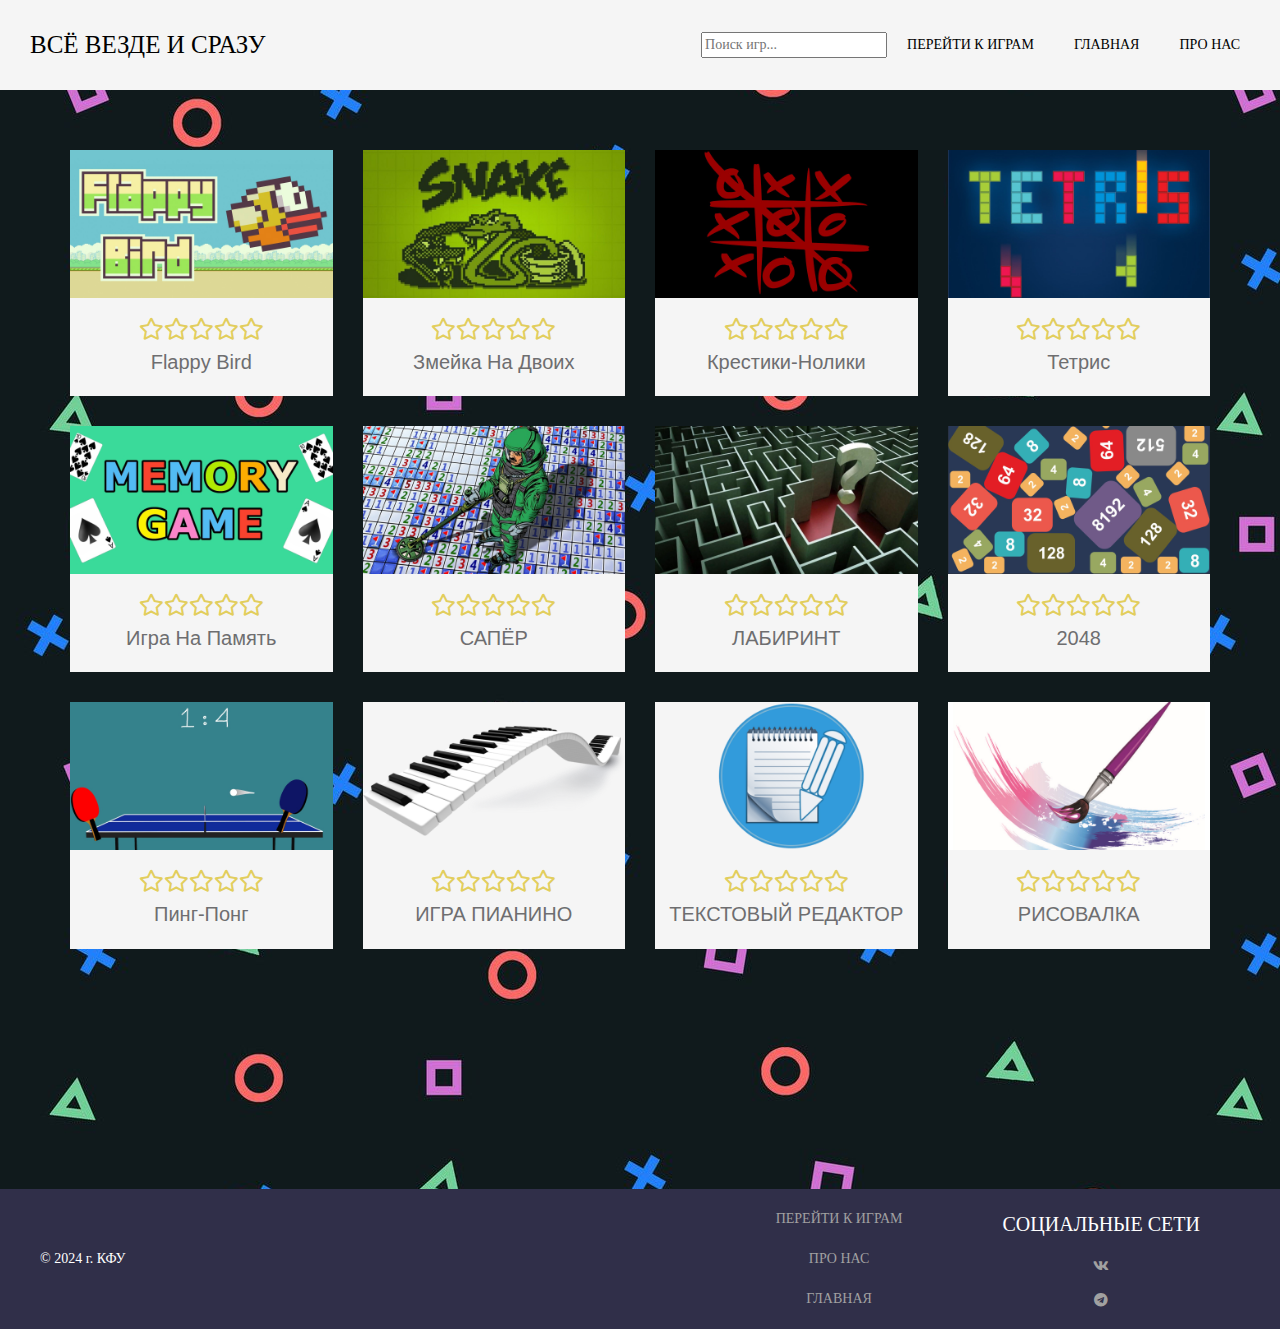
<file: index.html>
<link rel="stylesheet" href="https://maxcdn.bootstrapcdn.com/bootstrap/3.3.7/css/bootstrap.min.css" />
  <link rel="stylesheet" href="https://cdnjs.cloudflare.com/ajax/libs/font-awesome/5.15.4/css/all.min.css">
  <link href="https://fonts.cdnfonts.com/css/impact" rel="stylesheet">
  <script src="https://ajax.googleapis.com/ajax/libs/jquery/3.5.1/jquery.min.js"></script>
            
  <title>ИГРЫ</title>

  <header class="header">
    <a href="index.html" class="logo">ВСЁ ВЕЗДЕ И СРАЗУ</a>


<script>

function searchGames() {
  var input, filter, gameBlocks, title, description, i, titleText, descriptionText;
  input = document.getElementById('searchInput');
  filter = input.value.toUpperCase();
  gameBlocks = document.getElementsByClassName('our-team');
  
  // Проходим по всем блокам игр и скрываем те, которые не соответствуют запросу
  for (i = 0; i < gameBlocks.length; i++) {
    title = gameBlocks[i].getElementsByClassName("post")[0];
    description = gameBlocks[i].getElementsByClassName("description")[0];
    
    // Получаем текст из названия и описания
    titleText = title ? title.textContent || title.innerText : "";
    descriptionText = description ? description.textContent || description.innerText : "";
    
    // Проверяем, есть ли текст из поля поиска в названии или описании
    if (titleText.toUpperCase().indexOf(filter) > -1 || descriptionText.toUpperCase().indexOf(filter) > -1) {
      gameBlocks[i].style.display = "";
    } else {
      gameBlocks[i].style.display = "none";
    }
  }
}

  </script>
  
    <nav class="nav-items">
      <input type="text" id="searchInput" placeholder="Поиск игр..." onkeyup="searchGames()">
      <a href="index.html">ПЕРЕЙТИ К ИГРАМ</a>
      <a href="главная.html">ГЛАВНАЯ</a>
      <a href="главная.html#about-section" onclick="goToSection('about-section')">ПРО НАС</a>
    </nav>
    
  </header>
  <script>
    function goToSection(sectionId) {
     window.location.hash = sectionId;
    }
    </script>
<body>

    
  <br><br><br>

  <style>
    /* CSS for header */
    .header {
      display: flex;
      justify-content: space-between;
      align-items: center;
      background-color: #f5f5f5;
    }
    .logo:hover{
      transition: all 0.5s ease;
 transform: scale(1.05);
    }
    .header .logo {
      font-size: 25px;
      font-family: 'Sriracha', cursive;
      color: #000;
      text-decoration: none;
      margin-left: 30px;
      
    }

    .nav-items {
      display: flex;
      justify-content: space-around;
      align-items: center;
      background-color: #f5f5f5;
      margin-right: 20px;
    }

    .nav-items a {
      text-decoration: none;
      color: #000;
      padding: 35px 20px;
    }
    .nav-items a:hover {
 background-color: #ddd;
 transition: background-color 0.3s ease;
}
*{
      font-family: 'Sriracha', cursive;
      
    }

 /* CSS for footer */
 .footer {
  margin-top: auto;
      display: flex;
      justify-content: space-between;
      align-items: center;
      background-color: #302f49;
      padding: 10px 40px;
    }

    .footer .copy {
      color: #fff;
    }

    .bottom-links {
      display: flex;
      justify-content: space-around;
      align-items: center;
    }

    .bottom-links .links {
      display: flex;
      flex-direction: column;
      justify-content: center;
      align-items: center;
      padding: 0 40px;
    }
 
    .bottom-links .links span {
      font-size: 20px;
      color: #fff;
      text-transform: uppercase;
      margin: 10px 0;
    }

    .bottom-links .links a {
      text-decoration: none;
      color: #a1a1a1;
      padding: 10px 20px;
    }

  body{
  background:transparent;
  background:url(ФОН.jpg) repeat;
  display: flex;
     flex-direction: column;
     min-height: 100vh;
  }

  .rating {
    display: flex;
    justify-content: center;
    width: 100%;
  }
  .rating__star {
    cursor: pointer;
    color: #dabd18b2;
  }

  .our-team{
    width: 100%;
    background: #f5f5f5;
    text-align: center;
    transition: transform 0.3s ease;
    z-index: 1; /* Добавьте это свойство */
}

  .our-team .pic{
  position: relative;
  overflow: hidden;
  transform: scale(1);
  transition: all 0.3s ease 0s;
  }
  .our-team .pic:hover {
  transform: scale(1.01);
  transform: translateY(-10px);
}
.container .row:nth-child(1) {
  margin-bottom: 30px;
}
.container .row:nth-child(2) {
  margin-bottom: 30px;
}

  .our-team .pic:after{
  content: "";
  width: 200px;
  height: 200px;
  border-radius: 50%;
  background-color: rgba(0, 0, 0, 0.5);
  box-shadow: 0 0 0 900px rgba(255, 255, 255, 0.5);
  position: absolute;
  bottom: -100px;
  right: -100px;
  opacity: 0;
  transform: scale3d(0.5, 0.5, 1);
  transform-origin: 50% 50% 0;
  transition: all 0.35s ease 0s;
  }


  .our-team .pic img{
  width: 100%;
  height: auto;
  }
  .our-team .read-more{
  width: 100px;
  padding: 0 15px 15px 0;
  font-size: 21px;
  color: #fff;
  letter-spacing: 0.35px;
  text-align: right;
  text-transform: uppercase;
  text-decoration:none;
  position: absolute;
  bottom: 0;
  right: 0;
  opacity: 0;
  z-index: 1;
  transform: translate3d(20px, 20px, 0px);
  transition: all 0.35s ease 0s;
  }

  .our-team .team-content{
  padding: 20px 0;
  }
  .our-team .title{
  font-size: 22px;
  font-weight: 700;
  color: red;
  text-transform: capitalize;
  margin: 0 0 8px 0;
  }
  .our-team .post{
  font-size: 13px;
  font-weight: 500;
  color: #6e6e70;
  text-transform: capitalize;
  }

  .our-team .description {
    z-index: 0;
  opacity: 0;
  transition: all 0.3s ease-in-out;
  background-color: rgba(255, 255, 255, 1); /* Добавьте фон, чтобы текст был видимым */
  color: #000000; /* Измените цвет текста, чтобы он был видимым */
  width: 262.5; /* Установите ширину и высоту, чтобы обеспечить пространство для текста */
  height: auto;
  position: absolute; 
  padding: 10px; /* Добавьте отступ, чтобы текст не прилипал к краям */
}

@media only screen and (max-width: 990px){
  .our-team{ margin-bottom: 30px; }
  }


.our-team .pic:hover ~ .description {
  z-index: 1;
  opacity: 1;
}

.our-team .pic:hover:after {
  opacity: 1;
  transform: translate3d(0px, 0px, 0px);
}

.our-team .pic:hover .read-more {
  opacity: 1;
  transform: translate3d(0px, 0px, 0px);
}


.post {
  font-family: 'Impact', sans-serif;
}
  </style>

  <div class="container">
  <div class="row">

  <div class="col-md-3 col-sm-6">
    
  <div class="our-team">
    <div class="pic">
      <img src="flappy.jpeg" alt=""/>
      <a href="flappy/index.html" class="read-more">&#9655</a>
    </div>
    
  <div class="team-content">
    
  <h3 class="title">
      <div class="rating">
          <i class="rating__star far fa-star"></i>
          <i class="rating__star far fa-star"></i>
          <i class="rating__star far fa-star"></i>
          <i class="rating__star far fa-star"></i>
          <i class="rating__star far fa-star"></i>
      </div>
      
  </h3>

  <span style="font-size: 20px;" class="post">Flappy Bird</span>
  </div>
  <div class="description">Flappy Bird — игра, в которой надо управлять жёлтой птицей. Геймплей прост. Полет ее - крыльев взмахи, которые поднимают птицу вверх. Таким образом надо пролетать через зеленые трубы и стараться не удариться о трубы или землю. Игра заканчивается тогда, когда бедная птичка ударится больно-пребольно.</div>
  </div>
  </div>

  <div class="col-md-3 col-sm-6">
  <div class="our-team">
  <div class="pic">
  <img src="snake.jpg" alt=""/>
  <a href="snake/змейка.html" class="read-more">&#9655</a>
  </div>
  <div class="team-content">
  <h3 class="title">
      <div class="rating">
          <i class="rating__star far fa-star"></i>
          <i class="rating__star far fa-star"></i>
          <i class="rating__star far fa-star"></i>
          <i class="rating__star far fa-star"></i>
          <i class="rating__star far fa-star"></i>
      </div>
  </h3>
  <span style="font-size: 20px;" class="post">Змейка на двоих</span>
  </div>
  <div class="description">Змейка для двух игроков - игра, где два игрока соревнуются друг с другом. Игроки управляют своими змейками, стремясь съесть больше всего яблок и стать самыми длинными. Однако ваш противник может попытаться украсть ваше яблоко, а также загнать вашу змейку в ловушку, уничтожив её. Каждый игрок имеет свой собственный счет, который сбрасывается при столкновении.</div>
  </div>
  </div>

  <div class="col-md-3 col-sm-6">
  <div class="our-team">
  <div class="pic">
  <img src="крестики-нолики.jpg" alt=""/>
  <a href="крестики-нолики/index.html" class="read-more">&#9655</a>
  </div>
  <div class="team-content">
  <h3 class="title">    
      <div class="rating">
      <i class="rating__star far fa-star"></i>
      <i class="rating__star far fa-star"></i>
      <i class="rating__star far fa-star"></i>
      <i class="rating__star far fa-star"></i>
      <i class="rating__star far fa-star"></i>
  </div>
  </h3>
  <span style="font-size: 20px;"  class="post">Крестики-нолики</span>
</div>
<div class="description">Крестики-нолики - это классическая логическая игра, где два игрока по очереди ставят свои символы на квадратное поле. Цель игры - построить первую линию из трех своих значков в ряд по горизонтали, вертикали или диагонали.</div>
</div>
  </div>

  <div class="col-md-3 col-sm-6">
  <div class="our-team">
  <div class="pic">
  <img src="tetris.jpg" alt=""/>
  <a href="tetris/tetris.html" class="read-more">&#9655</a>
  </div>
  <div class="team-content">
  <h3 class="title">
          <div class="rating">
          <i class="rating__star far fa-star"></i>
          <i class="rating__star far fa-star"></i>
          <i class="rating__star far fa-star"></i>
          <i class="rating__star far fa-star"></i>
          <i class="rating__star far fa-star"></i>
      </div>
  </h3>
  <span style="font-size: 20px;"  class="post">Тетрис</span>
</div>
<div class="description">Тетрис - это классическая аркадная игра, она строится на использовании геометрических фигур, которые падают сверху и игрок должен ими управлять так, чтобы заполнить горизонтальные ряды полей из 10 клеток. После чего поля пропадают и всё, что выше, опускается на одну клетку. Игра заканчивается, когда новая фигурка не может поместиться в стакан.</div>
</div>
  </div>

</div> <!-- Закрываем первую строку -->

<div class="row"> <!-- Начинаем новую строку -->
  <div class="col-md-3 col-sm-6">
    <div class="our-team">
    <div class="pic">
    <img src="memory-game.jpg" alt=""/>
    <a href="игра на память/index.html" class="read-more">&#9655</a>
    </div>
    <div class="team-content">
    <h3 class="title">
            <div class="rating">
            <i class="rating__star far fa-star"></i>
            <i class="rating__star far fa-star"></i>
            <i class="rating__star far fa-star"></i>
            <i class="rating__star far fa-star"></i>
            <i class="rating__star far fa-star"></i>
        </div>
    </h3>
    <span style="font-size: 20px;"  class="post">Игра на память</span>
  </div>
  <div class="description">Memory Game - это увлекательная игра, в которой ваша задача - найти и запомнить фрукты, которые были скрыты под перевернутыми карточками. Игра представляет собой большое поле, разделенное на квадраты, каждый из которых скрывает картинку фрукта. Ваша цель - открыть все квадраты, переворачивая их и запоминая, какой фрукт находится в каждом из них.</div>
  </div>
    </div>

    <div class="col-md-3 col-sm-6">
      <div class="our-team">
      <div class="pic">
      <img src="САПЁР.jpg" alt=""/>
      <a href="САПЁР/index.html" class="read-more">&#9655</a>
      </div>
      <div class="team-content">
      <h3 class="title">
              <div class="rating">
              <i class="rating__star far fa-star"></i>
              <i class="rating__star far fa-star"></i>
              <i class="rating__star far fa-star"></i>
              <i class="rating__star far fa-star"></i>
              <i class="rating__star far fa-star"></i>
          </div>
      </h3>
      <span style="font-size: 20px;"  class="post">САПЁР</span>
    </div>
    <div class="description">Сапёр — игра-головоломка, в которой игровое поле состоит из клеток, некоторые из которых содержат мины. Цель игры — открыть все клетки, не содержащие мины, используя информацию о количестве соседних мин, которая предоставляется при открытии клеток без мин. Для обозначения клеток, в которых игрок предполагает наличие мины, используются флаги. Если игрок кликает по клетке с миной, игра заканчивается поражением.  </div>
    </div>
      </div>

        <div class="col-md-3 col-sm-6">
          <div class="our-team">
          <div class="pic">
          <img src="лабиринт.jpg" alt=""/>
          <a href="лабиринт/index.html" class="read-more">&#9655</a>
          </div>
          <div class="team-content">
          <h3 class="title">
                  <div class="rating">
                  <i class="rating__star far fa-star"></i>
                  <i class="rating__star far fa-star"></i>
                  <i class="rating__star far fa-star"></i>
                  <i class="rating__star far fa-star"></i>
                  <i class="rating__star far fa-star"></i>
              </div>
          </h3>
          <span style="font-size: 20px;"  class="post">ЛАБИРИНТ</span>
        </div>
        <div class="description">Лабиринт - это простая и увлекательная игра, где вы будете исследовать различные лабиринты, которые постоянно рандомным образом генерируются. Каждый лабиринт уникален и представляет собой свое собственное приключение.
          
          </div>
        </div>
          </div> 

          <div class="col-md-3 col-sm-6">
            <div class="our-team">
            <div class="pic">
            <img src="2048.jpg" alt=""/>
            <a href="2048/index.html" class="read-more">&#9655</a>
            </div>
            <div class="team-content">
            <h3 class="title">
                    <div class="rating">
                    <i class="rating__star far fa-star"></i>
                    <i class="rating__star far fa-star"></i>
                    <i class="rating__star far fa-star"></i>
                    <i class="rating__star far fa-star"></i>
                    <i class="rating__star far fa-star"></i>
                </div>
            </h3>
            <span style="font-size: 20px;"  class="post">2048</span>
          </div>
          <div class="description">2048 - это популярная игра, где игрок управляет числовыми плитками на сетке 4х4, объединяя их для создания плитки с числом 2048. Каждый новый ход начинается с появления новой плитки в случайном пустом месте на доске. Игра заканчивается, когда все четыре пространства в ряду или колонне заполнены плитками с одинаковым значением, что сделать крайне сложно.
            
            </div>
          </div>
            </div>

      </div> <!-- Закрываем вторую строку -->

      <div class="row"> <!-- Начинаем новую строку -->
        <div class="col-md-3 col-sm-6">
          <div class="our-team">
          <div class="pic">
          <img src="ping pong.jpg" alt=""/>
          <a href="ping pong/index.html" class="read-more">&#9655</a>
          </div>
          <div class="team-content">
          <h3 class="title">
                  <div class="rating">
                  <i class="rating__star far fa-star"></i>
                  <i class="rating__star far fa-star"></i>
                  <i class="rating__star far fa-star"></i>
                  <i class="rating__star far fa-star"></i>
                  <i class="rating__star far fa-star"></i>
              </div>
          </h3>
          <span style="font-size: 20px;"  class="post">Пинг-понг</span>
        </div>
        <div class="description">Пинг-понг - это идеальная игра для тех, кто любит классические аркадные игры. Задача игрока – отбивать мяч и пытаться попасть им за зону соперника. Каждый успешное попадание увеличивает счет игрока и после 5 успешных попаданий начинается новый раунд. Каждый следующий раунд становится все труднее благодаря увеличению скорости мяча и увеличению сложности движений искусственного интеллекта.
          
          </div>
        </div>
          </div>
          <div class="col-md-3 col-sm-6">
            <div class="our-team">
            <div class="pic">
            <img src="piano.png" alt=""/>
            <a href="piano/index.html" class="read-more">&#9655</a>
            </div>
            <div class="team-content">
            <h3 class="title">
                    <div class="rating">
                    <i class="rating__star far fa-star"></i>
                    <i class="rating__star far fa-star"></i>
                    <i class="rating__star far fa-star"></i>
                    <i class="rating__star far fa-star"></i>
                    <i class="rating__star far fa-star"></i>
                </div>
            </h3>
            <span style="font-size: 20px;"  class="post">ИГРА ПИАНИНО</span>
          </div>
          <div class="description">Игра пианино - это интерактивный инструмент, который превращает каждую клавишу в источник звука. Начните с простых нот и постепенно переходите к более сложным мелодиям. Каждая клавиша воспроизводит уникальный звук, который поможет вам создавать свои собственные музыкальные произведения прямо из браузера. </div>
          </div>
            </div>
                <div class="col-md-3 col-sm-6">
                  <div class="our-team">
                  <div class="pic">
                  <img src="текст.png" alt=""/>
                  <a href="notepad/notepad.html" class="read-more">&#9655</a>
                  </div>
                  <div class="team-content">
                  <h3 class="title">
                          <div class="rating">
                          <i class="rating__star far fa-star"></i>
                          <i class="rating__star far fa-star"></i>
                          <i class="rating__star far fa-star"></i>
                          <i class="rating__star far fa-star"></i>
                          <i class="rating__star far fa-star"></i>
                      </div>
                  </h3>
                  <span style="font-size: 20px;"  class="post">ТЕКСТОВЫЙ РЕДАКТОР</span>
                </div>
                <div class="description">Текстовый редактор - это интерактивный инструмент, который позволяет пользователям создавать, форматировать и сохранять свои тексты. Он предлагает различные функции форматирования, включая жирный, курсив и подчеркнутый текст, а также вставку изображений. Пользователи могут легко сохранять свои работы и делиться ими с другими, делая этот инструмент идеальным для тех, кто любит писать и делиться своими мыслями.
                  
                  </div>
                </div>
                  </div>

                  <div class="col-md-3 col-sm-6">
                    <div class="our-team">
                    <div class="pic">
                    <img src="paint.jpg" alt=""/>
                    <a href="painting/index.html" class="read-more">&#9655</a>
                    </div>
                    <div class="team-content">
                    <h3 class="title">
                            <div class="rating">
                            <i class="rating__star far fa-star"></i>
                            <i class="rating__star far fa-star"></i>
                            <i class="rating__star far fa-star"></i>
                            <i class="rating__star far fa-star"></i>
                            <i class="rating__star far fa-star"></i>
                        </div>
                    </h3>
                    <span style="font-size: 20px;"  class="post">РИСОВАЛКА</span>
                  </div>
                  <div class="description">Рисовалка - это простой интерактивный инструмент для рисования, позволяющий пользователям свободно создавать и сохранять свои работы в форматах PNG и JPG. Пользователи могут легко делиться своими рисунками, что идельно подойдет творческим людям и художникам.</div>
                  </div>
                    </div>
      </div> <!-- Закрываем третью строку -->
    </div> <!-- Закрываем контейнер -->
    <br><br><br>    <br><br><br>    <br><br><br>    <br><br><br>
    <footer class="footer">
      <div class="copy">&copy; 2024 г. КФУ</div>
      <div class="bottom-links">
        <div class="links">
          <a href="index.html">ПЕРЕЙТИ К ИГРАМ</a>
          <a href="главная.html#about-section" onclick="goToSection('about-section')">ПРО НАС</a>
          <a href="главная.html">ГЛАВНАЯ</a>
        </div>
        <div class="links">
          <span>СОЦИАЛЬНЫЕ СЕТИ</span>
          <a href="https://vk.com/rusyametall" target="_blank"><i class="fab fa-vk"></i></a>
          <a href="https://t.me/METALLURGyyyyy" target="_blank"><i class="fab fa-telegram"></i></a>
         </div>
         
      </div>
    </footer>

  <script> 

  const ratingBlocks = [...document.getElementsByClassName("rating")];
  const starClassActive = "rating__star fas fa-star";
  const starClassInactive = "rating__star far fa-star";

  function executeRating(ratingBlock, index) {
    const stars = [...ratingBlock.getElementsByClassName("rating__star")];
    let savedRating = localStorage.getItem('rating' + index) || 0;

    stars.map((star, starIndex) => {
      star.onclick = () => {
        savedRating = starIndex + 1;
        localStorage.setItem('rating' + index, savedRating);
        updateStars(savedRating, stars);
      };
    });

    stars.forEach(star => {
      star.addEventListener('mouseover', () => handleMouseover(star, stars));
      star.addEventListener('mouseout', () => handleMouseout(savedRating, stars));
    });
  }

  function updateStars(rating, stars) {
    for (let i = 0; i < stars.length; i++) {
      stars[i].className = i < rating ? starClassActive : starClassInactive;
    }
  }

  function handleMouseover(star, stars) {
    let index = stars.indexOf(star) + 1;
    updateStars(index, stars);
  }

  function handleMouseout(savedRating, stars) {
    updateStars(savedRating, stars);
  }

  // Обрабатываем каждый блок рейтинга отдельно
  ratingBlocks.forEach((ratingBlock, index) => {
    let savedRating = localStorage.getItem('rating' + index);
    if (savedRating) {
      updateStars(savedRating, [...ratingBlock.getElementsByClassName("rating__star")]);
    }

    executeRating(ratingBlock, index);
  });

  $(window).resize(function() {
 $('.our-team').each(function() {
  var parentWidth = $(this).width();
  var childDescription = $(this).find('.description');
  
  childDescription.css('width', parentWidth);
 });
}).trigger('resize');

  </script>
</file>
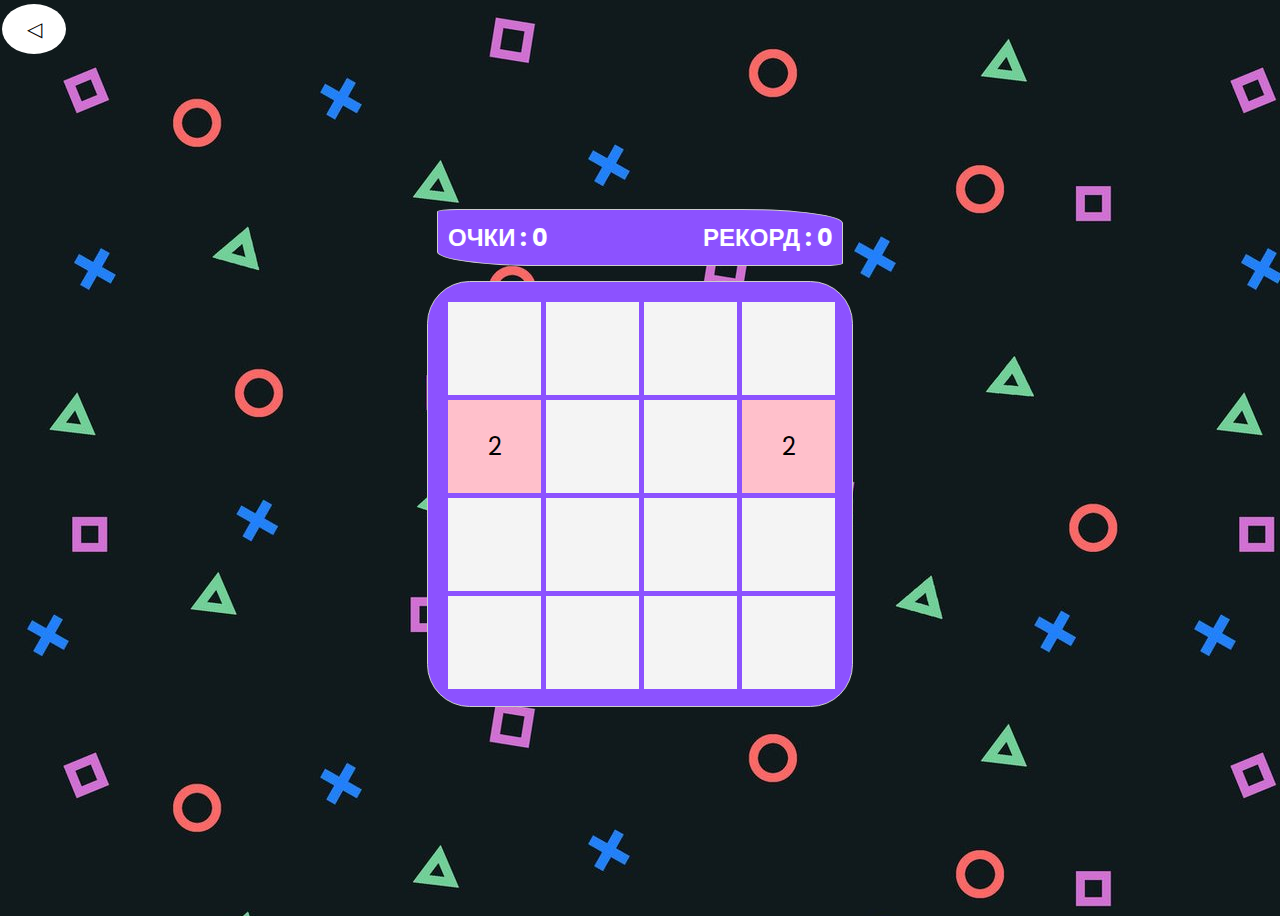
<file: 2048/index.html>
<!DOCTYPE html>
<html lang="ru">

<head>
    <meta charset="UTF-8">
    <meta name="viewport" content="width=device-width, initial-scale=1.0">
    <link rel="stylesheet" href="style.css">
    <title>2048</title>
</head>

<body>
    <div style="position: fixed; top: 0; left: 0;">
        <a href="../index.html" class="round-button">&#9665</a>
         </div>
         
    <div class="score-container">
        <div>ОЧКИ : <span id="current-score">0</span></div>
        <div>РЕКОРД : <span id="high-score">0</span></div>
    </div>

    <div class="game-container">
        <div class="grid">
            <div class="cell" data-row="0" data-col="0"></div>
            <div class="cell" data-row="0" data-col="1"></div>
            <div class="cell" data-row="0" data-col="2"></div>
            <div class="cell" data-row="0" data-col="3"></div>
            <div class="cell" data-row="1" data-col="0"></div>
            <div class="cell" data-row="1" data-col="1"></div>
            <div class="cell" data-row="1" data-col="2"></div>
            <div class="cell" data-row="1" data-col="3"></div>
            <div class="cell" data-row="2" data-col="0"></div>
            <div class="cell" data-row="2" data-col="1"></div>
            <div class="cell" data-row="2" data-col="2"></div>
            <div class="cell" data-row="2" data-col="3"></div>
            <div class="cell" data-row="3" data-col="0"></div>
            <div class="cell" data-row="3" data-col="1"></div>
            <div class="cell" data-row="3" data-col="2"></div>
            <div class="cell" data-row="3" data-col="3"></div>
        </div>
    </div>

    <div id="game-over">
        Game Over!
        <button id="restart-btn">Restart Game</button>
    </div>

    <script src="script.js"></script>
</body>

</html>
</file>
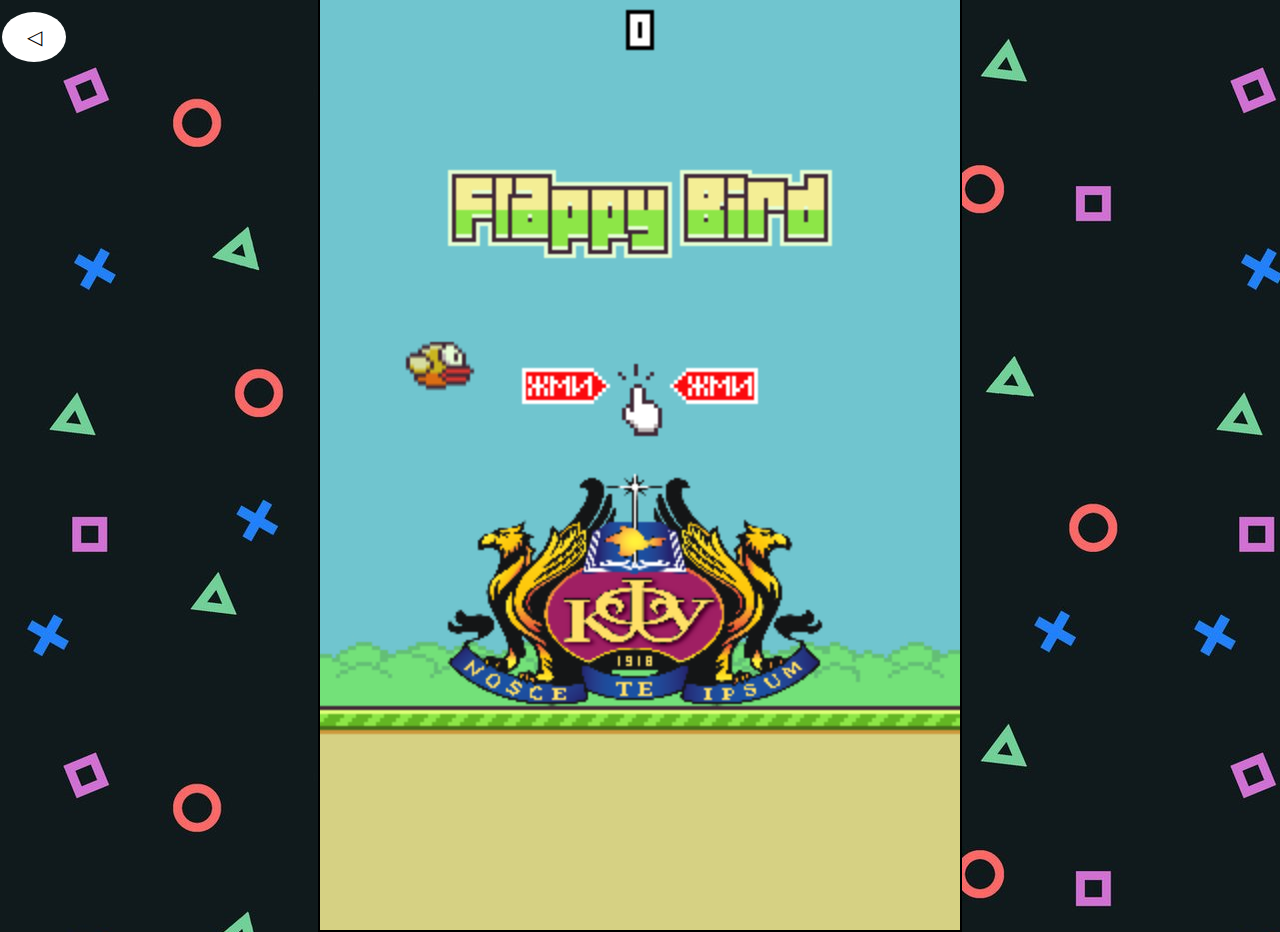
<file: flappy/index.html>
<!doctype html>
<html lang="en">
<head>
	<meta charset="UTF-8">
	<meta name="viewport" content="width=device-width, initial-scale=1, maximum-scale=1, minimum-scale=1, user-scalable=no">

	<meta name="apple-mobile-web-app-capable" content="yes">
	<meta name="mobile-web-app-capable" content="yes">

	<title>FlappyBird</title>

	<script src="sprite.js"></script>

	<style>
		body{
background:transparent;
background:url(../ФОН.jpg) repeat;
}
	canvas {
		display: block;
		position: absolute;
		margin: auto;
		top: 0;
		bottom: 0;
		left: 0;
		right: 0;
		transform: scale(2);
	}
/* Класс для круглой кнопки */
.round-button {
 background-color: #ffffff; /* Белый фон */
 border: none; /* Без границы */
 color: rgb(0, 0, 0); /* Черный текст */
 padding: 15px 22px; /* Отступы вокруг текста */
 text-align: center; /* Выравнивание текста по центру */
 text-decoration: none; /* Без подчеркивания */
 display: inline-block; /* Блочный элемент, но с возможностью выравнивания по центру */
 font-size: 20px; /* Размер шрифта */
 margin: 4px 2px; /* Отступы между кнопками */
 cursor: pointer; /* Курсор в виде руки при наведении */
 border-radius: 50%; /* Скругление углов, делает кнопку круглой */
 width: 20px; /* Ширина кнопки */
 height: 20px; /* Высота кнопки */
 line-height: 20px; /* Вертикальное выравнивание текста */
 user-select: none;
 transition: all 0.35s ease 0s; /* Плавная анимация */
}

/* Эффект при наведении на кнопку */
.round-button:hover {
 background-color: #000000; /* Черный фон при наведении */
 color: rgb(255, 255, 255); /* Белый текст при наведении */
 width: 40px; /* Ширина кнопки */
 height: 40px; /* Высота кнопки */
 line-height: 40px; /* Вертикальное выравнивание текста */
 box-shadow: 0 0 0 8000px rgba(255, 255, 255, 0.5);
}




	</style>
<div style="position: fixed; left: 0;">
	<a href="../index.html" class="round-button">&#9665</a>
   </div>
   
  

</head>
<body>
	
<noscript>
<p>For full functionality of this page it is necessary to enable JavaScript.
Here are the <a href="http://www.enable-javascript.com/" target="_blank">
instructions how to enable JavaScript in your web browser</a>.</p>
</noscript>
<script>

var

// Переменные игры //

canvas, // холст для рисования игры
ctx, // контекст рисования
width, // ширина холста
height, // высота холста

fgpos = 0, // текущее положение переднего плана
frames = 0, // количество отрисованных кадров
score = 0, // текущий счет
best = localStorage.getItem("best") || 0, // лучший счет, сохраненный в localStorage, или 0, если его нет

// Переменные состояния //

currentstate, // текущее состояние игры
states = { // возможные состояния игры
	Splash: 0, // начальный экран
	Game: 1, // игра идет
	Score: 2 // экран счета
},

// Игровые объекты //

/**
 * Кнопка Ok, инициализируется в main()
 */
okbtn,

/**
 * Птица
 */
bird = {

	x: 60, // координата x
	y: 0, // координата y

	frame: 0, // текущий кадр анимации
	velocity: 0, // текущая скорость
	animation: [0, 1, 2, 1], // последовательность кадров анимации

	rotation: 0, // текущий угол поворота
	radius: 12, // радиус

	gravity: 0.25, // сила, с которой птица падает вниз
	_jump: 4.6, // сила, с которой птица подпрыгивает вверх

	/**
	 * Заставляет птицу "хлопать" крыльями и подпрыгивать
	 */
	jump: function() {
		this.velocity = -this._jump; // меняем скорость на противоположную, чтобы птица подпрыгнула вверх
	},

	/**
	 * Обновляет анимацию и положение птицы
	 */
	update: function() {
		// убедитесь, что анимация обновляется и играет быстрее в состоянии игры
		var n = currentstate === states.Splash ? 10 : 5; // скорость анимации: 10 в начальном экране, 5 в игре
		this.frame += frames % n === 0 ? 1 : 0; // обновляем кадр анимации каждые n кадров
		this.frame %= this.animation.length; // если достигли конца анимации, начинаем сначала

		// в начальном экране птица поднимается и опускается, угол поворота равен нулю
		if (currentstate === states.Splash) {

			this.y = height - 280 + 5*Math.cos(frames/10); // меняем координату y, чтобы создать эффект взлета и падения
			this.rotation = 0; // угол поворота равен нулю

		} else { // состояние игры и экрана счета //

			this.velocity += this.gravity; // увеличиваем скорость на величину гравитации
			this.y += this.velocity; // меняем координату y на величину скорости
			if (this.y < 0) {
        currentstate = states.Score; // переходим в состояние экрана счета
    }
			// переходим в состояние экрана счета, когда птица касается земли
			if (this.y >= height - s_fg.height-10) {
				this.y = height - s_fg.height-10; // устанавливаем координату y так, чтобы птица касалась земли
				if (currentstate === states.Game) {
					currentstate = states.Score; // переходим в состояние экрана счета
				}
				// устанавливаем скорость на величину подпрыгивания для правильного поворота

				this.velocity = this._jump;
			}

			// when bird lack upward momentum increment the rotation
			// angle
			if (this.velocity >= this._jump) {

				this.frame = 1;
				this.rotation = Math.min(Math.PI/2, this.rotation + 0.3);

			} else {

				this.rotation = -0.3;

			}
		}
	},

	/**
	 * Draws bird with rotation to canvas ctx
	 * 
	 * @param  {CanvasRenderingContext2D} ctx the context used for
	 *                                        drawing
	 */
	draw: function(ctx) {
		ctx.save();
		// translate and rotate ctx coordinatesystem
		ctx.translate(this.x, this.y);
		ctx.rotate(this.rotation);
		
		var n = this.animation[this.frame];
		// draws the bird with center in origo
		s_bird[n].draw(ctx, -s_bird[n].width/2, -s_bird[n].height/2);

		ctx.restore();
	}
},

/**
 * The pipes
 */
pipes = {

	_pipes: [],
	// padding: 80, // TODO: Implement paddle variable

	/**
	 * Empty pipes array
	 */
	reset: function() {
		this._pipes = [];
	},

	/**
	 * Create, push and update all pipes in pipe array
	 */
	update: function() {
		// add new pipe each 100 frames
		if (frames % 100 === 0) {
			// calculate y position
			var _y = height - (s_pipeSouth.height+s_fg.height+120+200*Math.random());
			// create and push pipe to array
			this._pipes.push({
				x: 500,
				y: _y,
				width: s_pipeSouth.width,
				height: s_pipeSouth.height
			});
		}
		for (var i = 0, len = this._pipes.length; i < len; i++) {
			var p = this._pipes[i];

			if (i === 0) {

				score += p.x === bird.x ? 1 : 0;

				// collision check, calculates x/y difference and
				// use normal vector length calculation to determine
				// intersection
				var cx  = Math.min(Math.max(bird.x, p.x), p.x+p.width);
				var cy1 = Math.min(Math.max(bird.y, p.y), p.y+p.height);
				var cy2 = Math.min(Math.max(bird.y, p.y+p.height+80), p.y+2*p.height+80);
				// closest difference
				var dx  = bird.x - cx;
				var dy1 = bird.y - cy1;
				var dy2 = bird.y - cy2;
				// vector length
				var d1 = dx*dx + dy1*dy1;
				var d2 = dx*dx + dy2*dy2;
				var r = bird.radius*bird.radius;
				// determine intersection
				if (r > d1 || r > d2) {
					currentstate = states.Score;
				}
			}
			// move pipe and remove if outside of canvas
			p.x -= 2;
			if (p.x < -p.width) {
				this._pipes.splice(i, 1);
				i--;
				len--;
			}
		}
	},

	/**
	 * Draw all pipes to canvas context.
	 * 
	 * @param  {CanvasRenderingContext2D} ctx the context used for
	 *                                        drawing
	 */
	draw: function(ctx) {
		for (var i = 0, len = this._pipes.length; i < len; i++) {
			var p = this._pipes[i];
			s_pipeSouth.draw(ctx, p.x, p.y);
			s_pipeNorth.draw(ctx, p.x, p.y+80+p.height);
		}
	}
};

/**
 * Called on mouse or touch press. Update and change state
 * depending on current game state.
 * 
 * @param  {MouseEvent/TouchEvent} evt tho on press event
 */
function onpress(evt) {

	switch (currentstate) {

		// change state and update bird velocity
		case states.Splash:
			currentstate = states.Game;
			bird.jump();
			break;

		// update bird velocity
		case states.Game:
			bird.jump();
			break;

		// change state if event within okbtn bounding box
		case states.Score:
			// get event position
			var mx = evt.offsetX, my = evt.offsetY;

			if (mx == null || my == null) {
				mx = evt.touches[0].clientX;
				my = evt.touches[0].clientY;
			}

			// check if within
			if (okbtn.x < mx && mx < okbtn.x + okbtn.width &&
				okbtn.y < my && my < okbtn.y + okbtn.height
			) {
				pipes.reset();
				currentstate = states.Splash;
				score = 0;
			}
			break;

	}
}

/**
 * Starts and initiate the game
 */
function main() {
	// create canvas and set width/height
	canvas = document.createElement("canvas");

	width = window.innerWidth;
	height = window.innerHeight;

	var evt = "touchstart";
	if (width >= 500) {
		width  = 320;
		height = 480;
		canvas.style.border = "1px solid #000";
		evt = "mousedown";
	}

	// listen for input event
	document.addEventListener(evt, onpress);

	canvas.width = width;
	canvas.height = height;
	if (!(!!canvas.getContext && canvas.getContext("2d"))) {
		alert("Your browser doesn't support HTML5, please update to latest version");
	}
	ctx = canvas.getContext("2d");

	currentstate = states.Splash;
	// append canvas to document
	document.body.appendChild(canvas);

	// initate graphics and okbtn
	var img = new Image();
	img.onload = function() {
		initSprites(this);
		ctx.fillStyle = s_bg.color;

		okbtn = {
			x: (width - s_buttons.Ok.width)/2,
			y: height - 200,
			width: s_buttons.Ok.width,
			height: s_buttons.Ok.height
		}

		run();
	}
	img.src = "flappy.png";
}

/**
 * Starts and update gameloop
 */
function run() {
	var loop = function() {
		update();
		render();
		window.requestAnimationFrame(loop, canvas);
	}
	window.requestAnimationFrame(loop, canvas);
}

/**
 * Update forground, bird and pipes position
 */
function update() {
	frames++;

	if (currentstate !== states.Score) {
		fgpos = (fgpos - 2) % 14;
	} else {
		// set best score to maximum score
		best = Math.max(best, score);
		localStorage.setItem("best", best);
	}
	if (currentstate === states.Game) {
		pipes.update();
	}

	bird.update();
}

/**
 * Draws bird and all pipes and assets to the canvas
 */
function render() {
	// draw background color
	ctx.fillRect(0, 0, width, height);
	// draw background sprites
	s_bg.draw(ctx, 0, height - s_bg.height);
	s_bg.draw(ctx, s_bg.width, height - s_bg.height);

	pipes.draw(ctx);
	bird.draw(ctx);

	// draw forground sprites
	s_fg.draw(ctx, fgpos, height - s_fg.height);
	s_fg.draw(ctx, fgpos+s_fg.width, height - s_fg.height);

	var width2 = width/2; // center of canvas

	if (currentstate === states.Splash) {
		// draw splash text and sprite to canvas
		s_splash.draw(ctx, width2 - s_splash.width/2, height - 300);
		s_text.FlappyBird.draw(ctx, width2 - s_text.FlappyBird.width/2, height-380);

	}
	if (currentstate === states.Score) {
		// draw gameover text and score board
		s_text.GameOver.draw(ctx, width2 - s_text.GameOver.width/2, height-400);
		s_score.draw(ctx, width2 - s_score.width/2, height-340);
		s_buttons.Ok.draw(ctx, okbtn.x, okbtn.y);
		// draw score and best inside the score board
		s_numberS.draw(ctx, width2-47, height-304, score, null, 10);
		s_numberS.draw(ctx, width2-47, height-262, best, null, 10);

	} else {
		// draw score to top of canvas
		s_numberB.draw(ctx, null, 20, score, width2);

	}
}

// start and run the game
main();
</script>
</body>
</html>
</file>
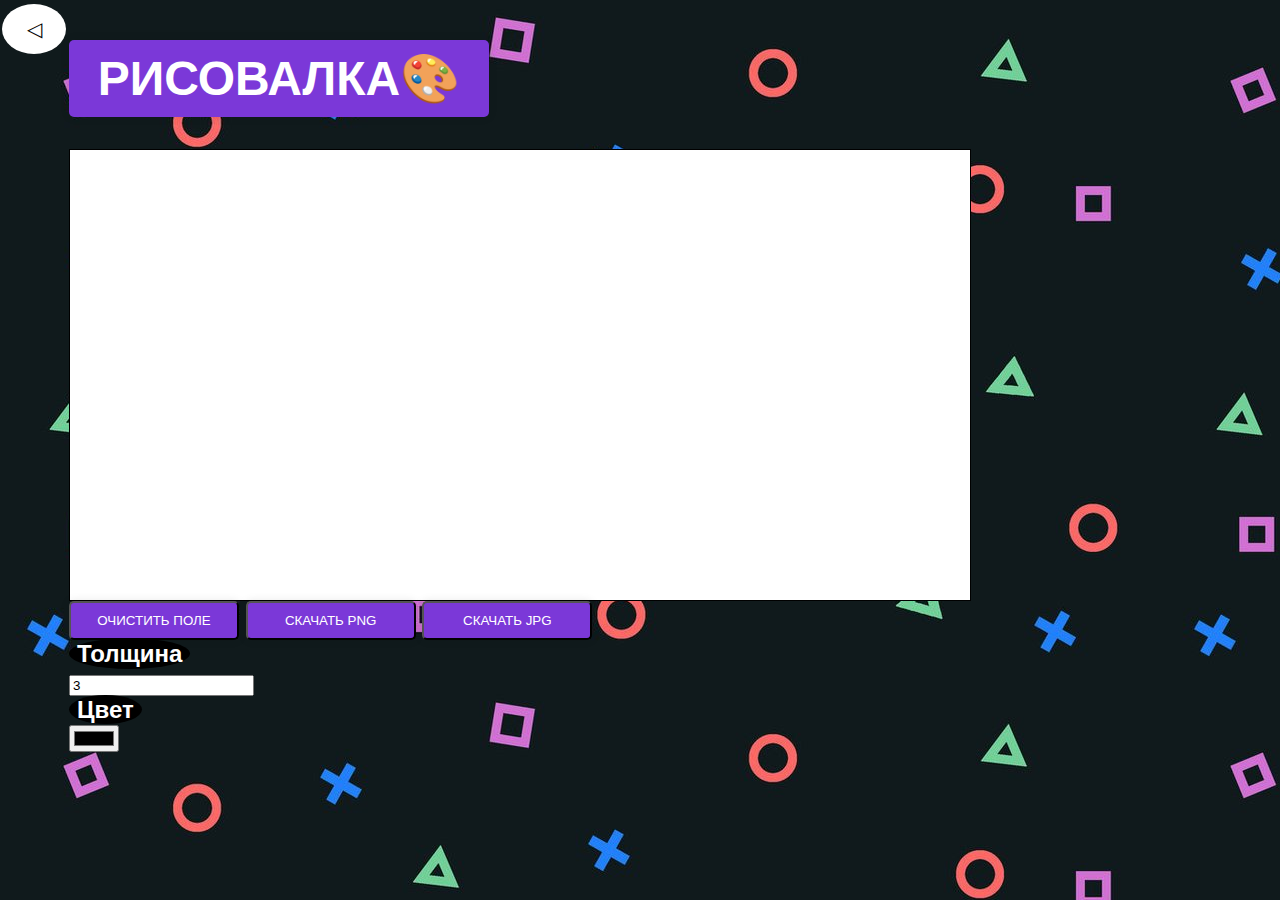
<file: painting/index.html>
<!DOCTYPE html>
<html lang="en">

<head>

    <meta charset="utf-8">
    <meta name="viewport" content="width=device-width, initial-scale=1, shrink-to-fit=no">
    <meta name="description" content="">
    <meta name="author" content="">

    <title>РИСОВАЛКА</title>



</head>
<style>
    body {
        display: flex;
 justify-content: center;
 align-items: center;
  background:transparent;
  background:url(../ФОН.jpg) repeat;
 color: #ffffff; /* Белый цвет текста */
 width: 80%;
  border-radius: 70%; /* радиус для создания округлости */
    border: 0;
    cursor: pointer;
    font-family: Arial, Helvetica, sans-serif;
    font-size: 18pt;
    font-weight: bold;
    }
/* Класс для круглой кнопки */
.round-button {
  background-color: #ffffff; /* Белый фон */
  border: none; /* Без границы */
  color: rgb(0, 0, 0); /* Черный текст */
  padding: 15px 22px; /* Отступы вокруг текста */
  text-align: center; /* Выравнивание текста по центру */
  text-decoration: none; /* Без подчеркивания */
  display: inline-block; /* Блочный элемент, но с возможностью выравнивания по центру */
  font-size: 20px; /* Размер шрифта */
  margin: 4px 2px; /* Отступы между кнопками */
  cursor: pointer; /* Курсор в виде руки при наведении */
  border-radius: 50%; /* Скругление углов, делает кнопку круглой */
  width: 20px; /* Ширина кнопки */
  height: 20px; /* Высота кнопки */
  line-height: 20px; /* Вертикальное выравнивание текста */
  user-select: none;
  transition: all 0.35s ease 0s; /* Плавная анимация */
 }
 
 /* Эффект при наведении на кнопку */
 .round-button:hover {
  background-color: #000000; /* Черный фон при наведении */
  color: rgb(255, 255, 255); /* Белый текст при наведении */
  width: 40px; /* Ширина кнопки */
  height: 40px; /* Высота кнопки */
  line-height: 40px; /* Вертикальное выравнивание текста */
  box-shadow: 0 0 0 8000px rgba(255, 255, 255, 0.5);
 }
 #canvasContainer {
   position: relative;
   display: flex;
   flex-direction: column;
   align-items: center;
}

#myCanvas {
   z-index: 1;
   background-image: none;
}

#overlay {
   position: absolute;
   top: 0;
   left: 0;
   width: 100%;
   height: 100%;
   background-color: white;
   z-index: -1;
}


.btn {
   display: inline-block;
   background-color: #7b38d8; /* Цвет фона */
   padding: 10px; /* Отступы вокруг текста */
   width: 170px; /* Ширина кнопки */
   color: #ffffff; /* Цвет текста */
   text-align: center; /* Выравнивание текста по центру */
   border-radius: 5px; /* Скругление углов */
   transition: all 0.35s ease 0s; /* Плавная анимация */
   box-shadow: 0 0 10px rgba(0,0,0,0.1); /* Тень */
}

.btn:hover {
   background-color: #5a23a2; /* Цвет фона при наведении */
   color: #ffffff; /* Цвет текста при наведении */
}
.custom-header {
   display: inline-block;
   background-color: #7b38d8; /* Цвет фона */
   padding: 10px; /* Отступы вокруг текста */
   width: 400px; /* Ширина кнопки */
   color: #ffffff; /* Цвет текста */
   text-align: center; /* Выравнивание текста по центру */
   border-radius: 5px; /* Скругление углов */
   transition: all 0.35s ease 0s; /* Плавная анимация */
   box-shadow: 0 0 10px rgba(0,0,0,0.1); /* Тень */
}

</style>

<body>
    <div style="position: fixed; top: 0; left: 0; font-weight: normal;">
        <a href="../index.html" class="round-button">&#9665</a>
         </div>
    <!-- Page Content -->
    <div class="container">
        <div class="row">
            <div class="col-lg-12 text-center">
                <h1 class="mt-5 custom-header">РИСОВАЛКА🎨</h1>

                <div id="canvasContainer">
                    <canvas id="myCanvas" width="900" height="450" style="border:1px solid black"></canvas>
                    <div id="overlay"></div>
                 </div>
                 
                 
            </div>
        </div>
        <div class="row">
            <div class="col-lg-4 text-center">
                <button type="button" class="btn btn-danger" id="deleteButton">ОЧИСТИТЬ ПОЛЕ</button>
                <button type="button" class="btn btn-secondary downloadPng">
                    СКАЧАТЬ PNG
                </button>
                <button type="button" class="btn btn-secondary downloadJpg">
                    СКАЧАТЬ JPG
                </button>
            </div>
            <div class="col-lg-4 text-center form-group row">
                <label for="selWidth" class="col-sm-2 col-form-label" style = "background-color: #000000;  border-radius: 50%;     padding: 2px 8px;">Толщина</label>
                <div class="col-sm-10">
                    <input type="number" class="form-control" id="selWidth" aria-describedby="brush" value="3">
                </div>
            </div>
            <div class="col-lg-4 text-center form-group row">
                <label for="selWidth" class="col-sm-2 col-form-label" style = "background-color: #000000;  border-radius: 50%;     padding: 1px 8px;">Цвет</label>
                <div class="col-sm-10">
                    <input type="color" class="form-control" id="selColor" aria-describedby="selColor">
                </div>
            </div>
        </div>
        </div>
    </div>

    <!-- Bootstrap core JavaScript -->
    <script src="vendor/jquery/jquery.slim.min.js"></script>
    <script src="vendor/bootstrap/js/bootstrap.bundle.min.js"></script>
    <script src="js/loadCanvas.js"></script>
</body>

</html>
</file>
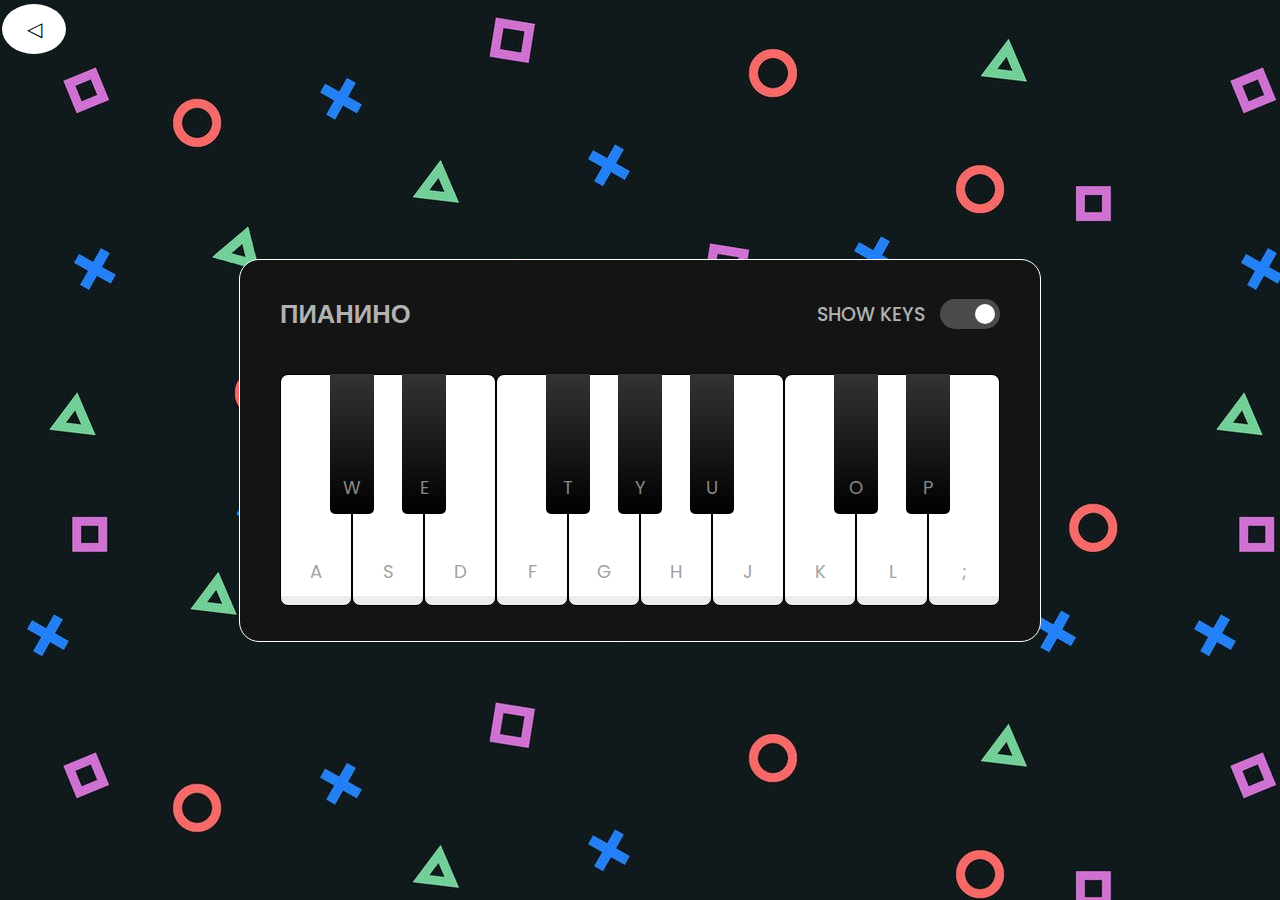
<file: piano/index.html>
<!DOCTYPE html>
<html lang="ru" dir="ltr">
  <head>
    <meta charset="utf-8">
    <title>ПИАНИНО</title>
    <link rel="stylesheet" href="style.css">
    <meta name="viewport" content="width=device-width, initial-scale=1.0">
    <script src="script.js" defer></script>
  </head>
  <body>
    <div style="position: fixed; top: 0; left: 0;">
      <a href="../index.html" class="round-button">&#9665</a>
       </div>
    <div class="wrapper">
      <header>
        <h2>ПИАНИНО</h2>

        <div class="column keys-checkbox">
          <span>SHOW KEYS</span><input type="checkbox" checked>
        </div>
      </header>
      <ul class="piano-keys">
        <li class="key white" data-key="a"><span>a</span></li>
        <li class="key black" data-key="w"><span>w</span></li>
        <li class="key white" data-key="s"><span>s</span></li>
        <li class="key black" data-key="e"><span>e</span></li>
        <li class="key white" data-key="d"><span>d</span></li>
        <li class="key white" data-key="f"><span>f</span></li>
        <li class="key black" data-key="t"><span>t</span></li>
        <li class="key white" data-key="g"><span>g</span></li>
        <li class="key black" data-key="y"><span>y</span></li>
        <li class="key white" data-key="h"><span>h</span></li>
        <li class="key black" data-key="u"><span>u</span></li>
        <li class="key white" data-key="j"><span>j</span></li>
        <li class="key white" data-key="k"><span>k</span></li>
        <li class="key black" data-key="o"><span>o</span></li>
        <li class="key white" data-key="l"><span>l</span></li>
        <li class="key black" data-key="p"><span>p</span></li>
        <li class="key white" data-key=";"><span>;</span></li>
      </ul>
    </div>

  </body>
</html>
</file>
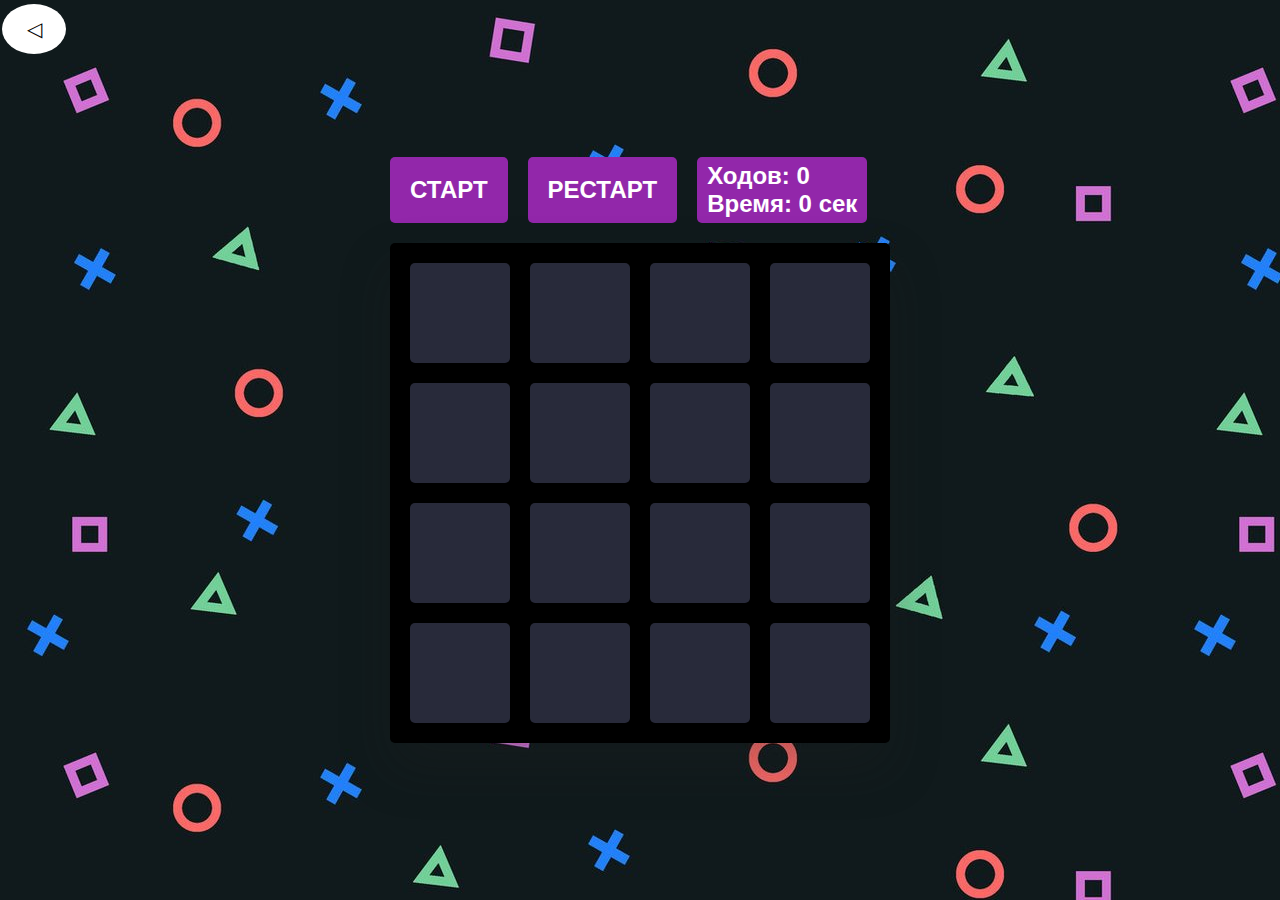
<file: игра на память/index.html>
<!DOCTYPE html>
<html lang="en">
<head>
    <meta charset="UTF-8">
    <meta http-equiv="X-UA-Compatible" content="IE=edge">
    <meta name="viewport" content="width=device-width, initial-scale=1.0">
    <title>Игра на память</title>
    <link rel="stylesheet" href="style.css">
    <script src="script.js" defer></script>
</head>
<body>
    <div style="position: fixed; top: 0; left: 0;">
        <a href="../index.html" class="round-button">&#9665</a>
         </div>
    <div class="game">
        <div class="controls">
            <button>СТАРТ</button>
            <button id="restart">РЕСТАРТ</button>
            <div class="stats">
                <div class="moves">Ходов: 0</div>
                <div class="timer">Время: 0 сек</div>
            </div>
        </div>
        <div class="board-container">
            <div class="board" data-dimension="4"></div>
            <div class="win">ВЫ ВЫИГРАЛИ!</div>
        </div>
    </div>
</body>
</html>
</file>
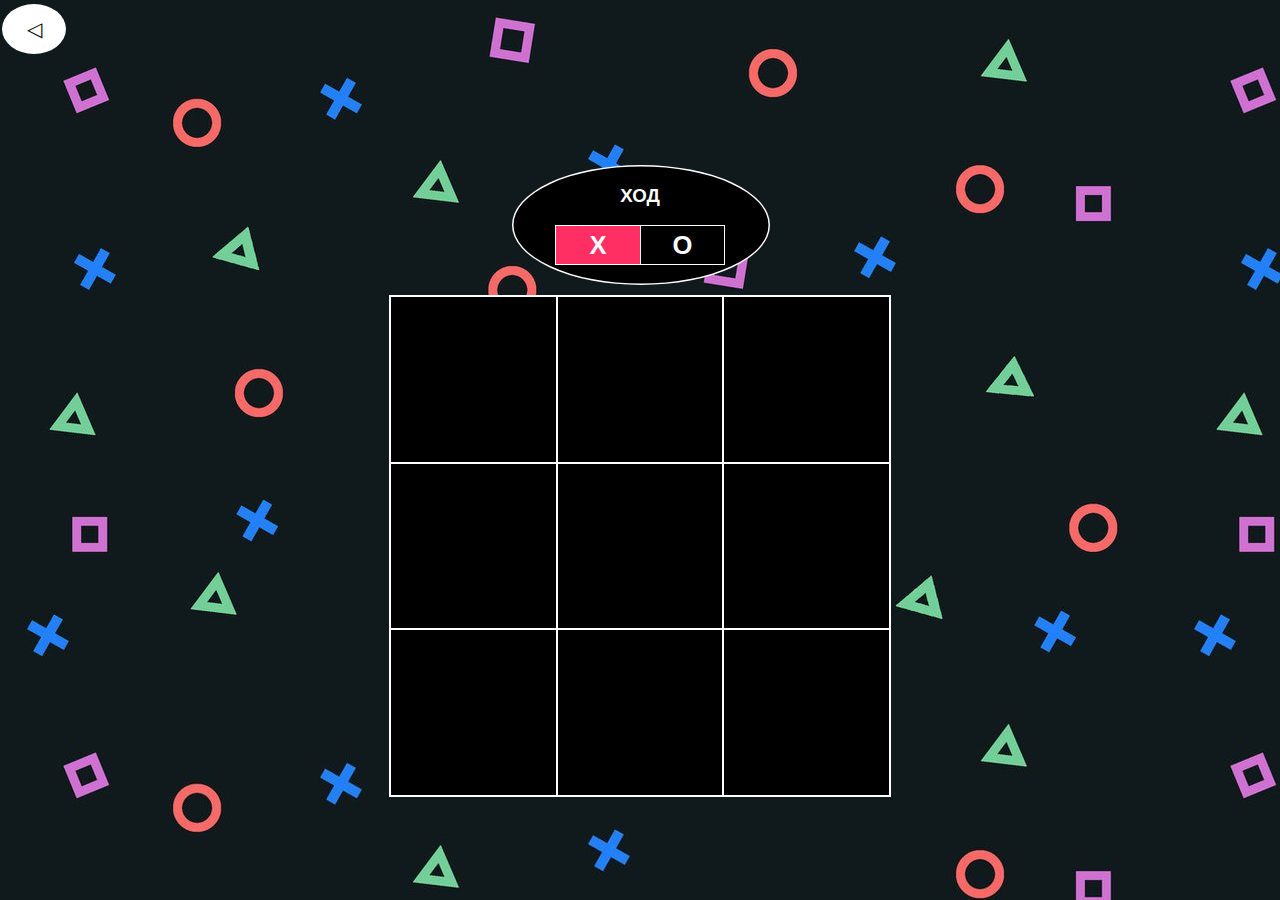
<file: крестики-нолики/index.html>
<!DOCTYPE html>
<html lang="en">
<head>
    <meta charset="UTF-8">
    <meta http-equiv="X-UA-Compatible" content="IE=edge">
    <meta name="viewport" content="width=device-width, initial-scale=1.0">
    <title>Крестики-нолики</title>
    <link rel="stylesheet" href="style.css">
    <div style="position: fixed; top: 0; left: 0;">
        <a href="../index.html" class="round-button">&#9665</a>
         </div>
</head>
<body"> 

      
    <div class="turn-container">    
        <h3>ХОД</h3>
        <div class="turn-box align">X</div>
        <div class="turn-box align">O</div>
        <div class="bg"></div>
    </div>
    <div class="main-grid">
        <div class="box align">0</div>
        <div class="box align">1</div>
        <div class="box align">2</div>
        <div class="box align">3</div>
        <div class="box align">4</div>
        <div class="box align">5</div>
        <div class="box align">6</div>
        <div class="box align">7</div>
        <div class="box align">8</div>
    </div>
    <h2 id="results"></h2>
    <button id="play-again"; style="font-weight: 700;">ИГРАТЬ СНОВА</button>
    <script src="script.js"></script>
</body>
</html>
</file>
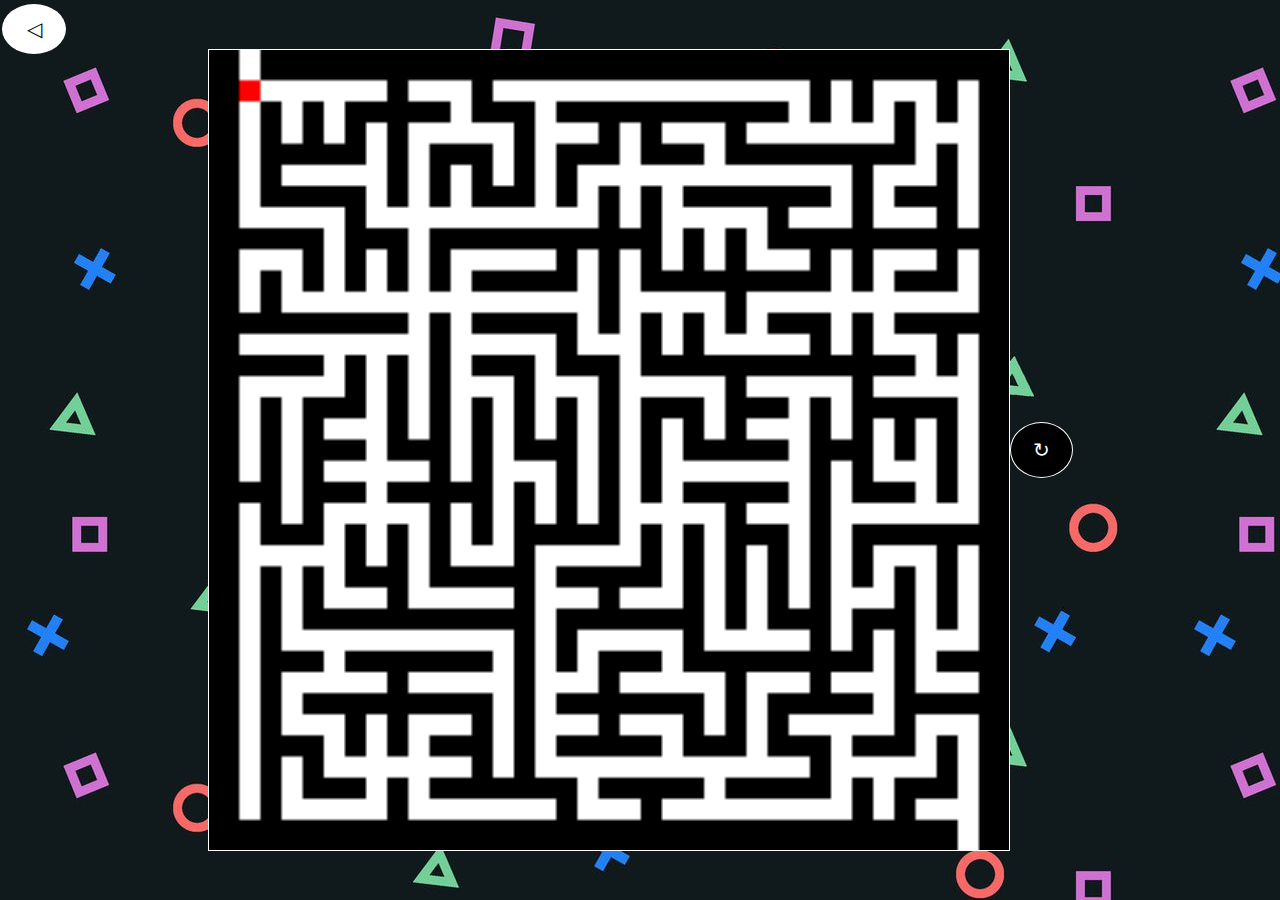
<file: лабиринт/index.html>
<!DOCTYPE html>
<html lang="ru">
<head>
	<meta charset="UTF-8">
	<title>Лабиринт</title>
</head>
<body>
	<style>
    body {
        background: transparent;
        background: url(../ФОН.jpg) repeat;
        margin: 0; /* Убираем отступы */
        height: 100vh; /* Высота всего окна браузера */
        display: flex; /* Используем flexbox */
        justify-content: center; /* Горизонтальное центрирование */
        align-items: center; /* Вертикальное центрирование */
    }
    .canvas-container {
        display: flex; /* Используем flexbox для выравнивания элементов */
        align-items: center; /* Выравнивание элементов по центру по вертикали */
        justify-content: space-around; /* Распределение элементов в контейнере с пространством вокруг них */
    }
    canvas {
        border: 1px solid #ffffff;
        width: 800px; /* Задайте ширину, которая вам нужна */
        height: 800px; /* Задайте высоту, которая вам нужна */
    }
    .replay-button {
        background-color: #000000; /* Чёрный фон */
        color: white; /* Белый текст */
        padding: 15px 22px;
        border-radius: 70%;
        cursor: pointer;
        font-size: 20px;
        border: 1px solid #ffffff;
        transition: all 0.35s ease 0s;
    }
    .replay-button:hover {
        background-color: #ffffff;
        color: #000000; /* Чёрный текст при наведении */
        border: 1px solid #000000;
    }
      /* Класс для круглой кнопки */
.round-button {
    background-color: #ffffff; /* Белый фон */
    border: none; /* Без границы */
    color: rgb(0, 0, 0); /* Черный текст */
    padding: 15px 22px; /* Отступы вокруг текста */
    text-align: center; /* Выравнивание текста по центру */
    text-decoration: none; /* Без подчеркивания */
    display: inline-block; /* Блочный элемент, но с возможностью выравнивания по центру */
    font-size: 20px; /* Размер шрифта */
    margin: 4px 2px; /* Отступы между кнопками */
    cursor: pointer; /* Курсор в виде руки при наведении */
    border-radius: 50%; /* Скругление углов, делает кнопку круглой */
    width: 20px; /* Ширина кнопки */
    height: 20px; /* Высота кнопки */
    line-height: 20px; /* Вертикальное выравнивание текста */
    user-select: none;
    transition: all 0.35s ease 0s; /* Плавная анимация */
   }
   
   /* Эффект при наведении на кнопку */
   .round-button:hover {
    background-color: #000000; /* Черный фон при наведении */
    color: rgb(255, 255, 255); /* Белый текст при наведении */
    width: 40px; /* Ширина кнопки */
    height: 40px; /* Высота кнопки */
    line-height: 40px; /* Вертикальное выравнивание текста */
    box-shadow: 0 0 0 8000px rgba(255, 255, 255, 0.5);
   }
</style>
  <div class="canvas-container">
    <canvas></canvas>
    <button class="replay-button" onclick="window.location.reload();">&#8635</button>
  </div>
  <div style="position: fixed; top: 0; left: 0;">
    <a href="../index.html" class="round-button">&#9665</a>
     </div>
	<!-- скрипт, который создаёт лабиринт -->
	<script src="generateMaze.js">	</script>
	<!-- этот скрипт отвечает за отрисовку лабиринта -->
	<script src="drawMaze_player.js"></script>

	<div class="pyro">
		<div class="before"></div>
		<div class="after"></div>
	</div>
</body>
</html>
</file>
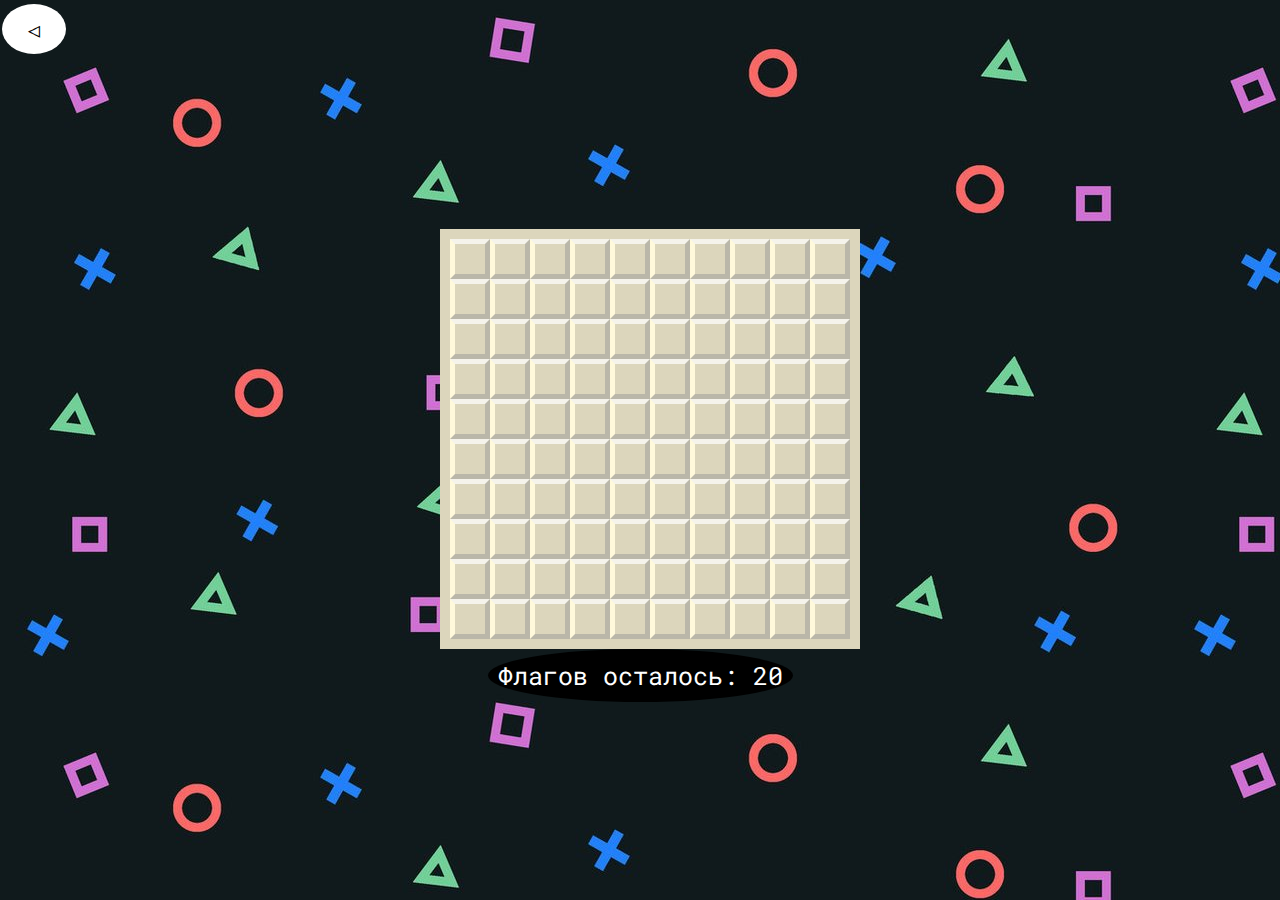
<file: САПЁР/index.html>
<!DOCTYPE html>
<html lang="en" dir="ltr">
<head>
  <meta charset="UTF-8">
  <title>САПЁР</title>
  <link rel="stylesheet" href="style.css"></link>
  <script src="app.js" charset="utf-8"></script>
  <link href="https://fonts.googleapis.com/css2?family=Roboto+Mono:wght@700&display=swap" rel="stylesheet">
  
</head>

<body>
  <div style="position: fixed; top: 0; left: 0;">
    <a href="../index.html" class="round-button">&#9665</a>
     </div>

  <div class="container">
    <div class="grid"></div>
    <div><span id='flags-left'></span></div>
    <div id="result"></div>
  </div>
  <div id="replayButton" style="display: none;">
    <button class="replay-button" onclick="location.reload();">&#8635</button>
   </div>
   

</body>
</html>
</file>
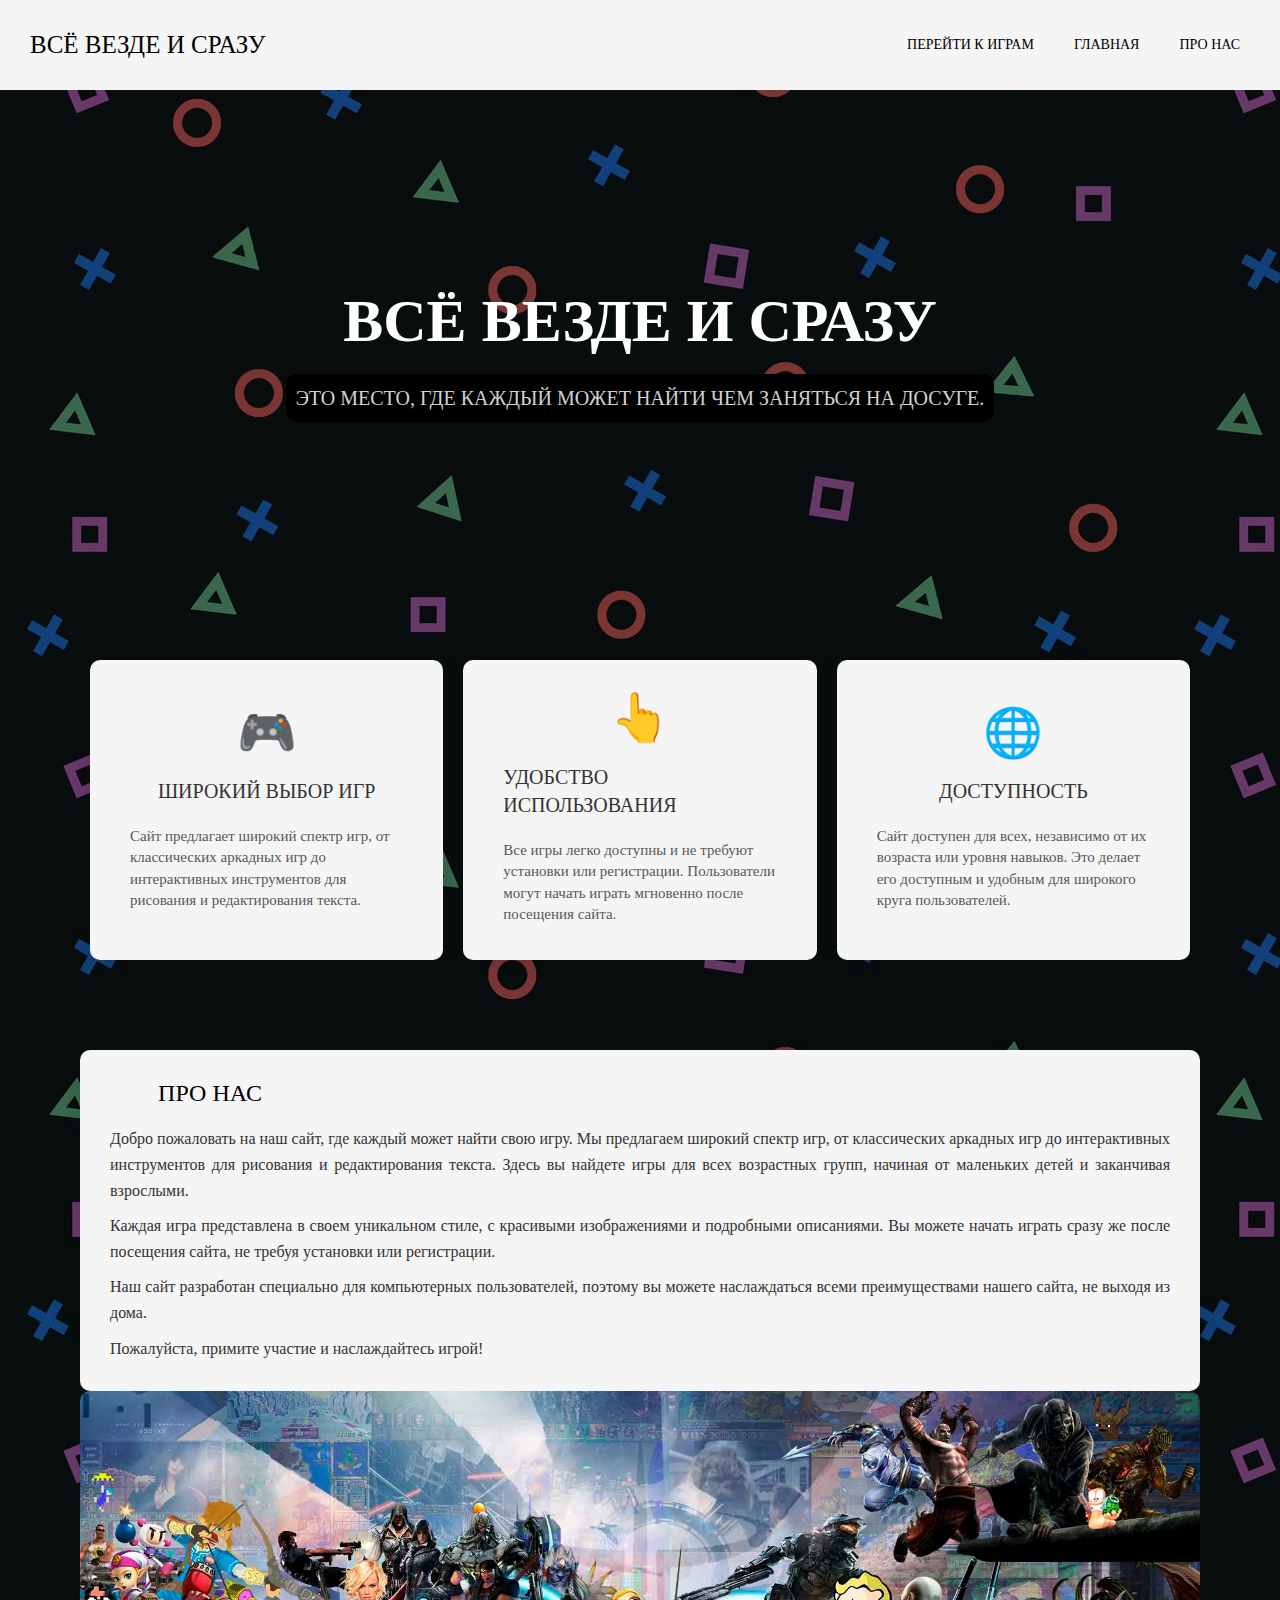
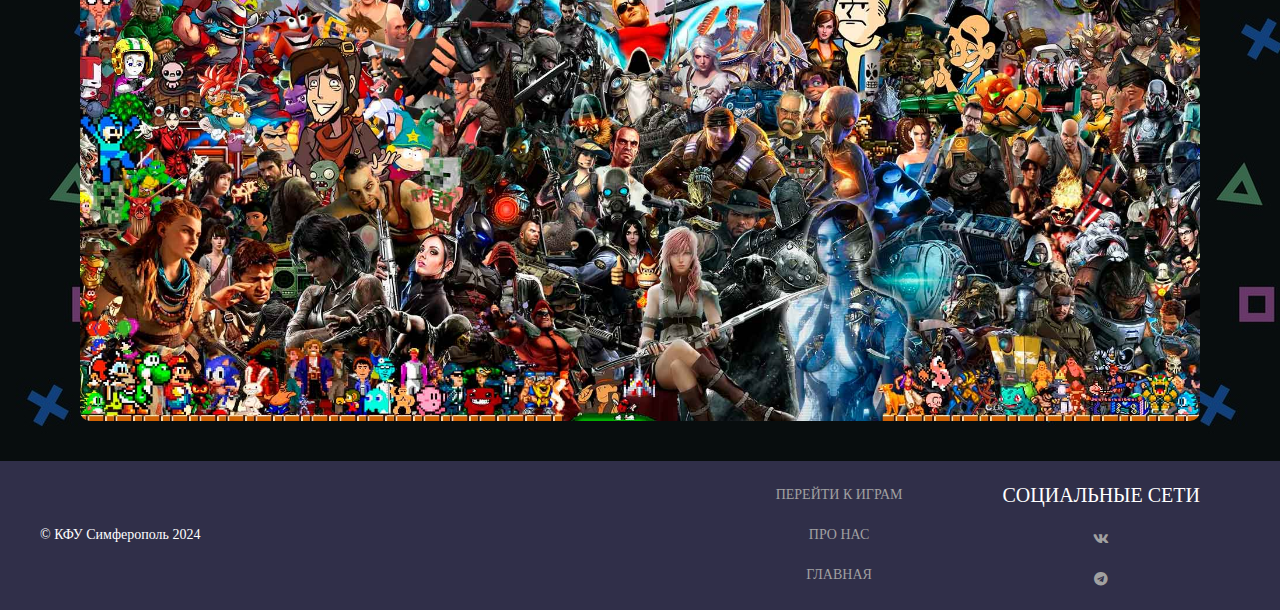
<file: главная.html>
<!DOCTYPE html>
<html lang="en">

<head>
  <meta charset="UTF-8">
  <meta http-equiv="X-UA-Compatible" content="IE=edge">
  <meta name="viewport" content="width=device-width, initial-scale=1.0">
  <title>ВСЁ ВЕЗДЕ И СРАЗУ</title>

  <link rel="stylesheet" href="https://maxcdn.bootstrapcdn.com/bootstrap/3.3.7/css/bootstrap.min.css" />
  <link rel="stylesheet" href="https://cdnjs.cloudflare.com/ajax/libs/font-awesome/5.15.4/css/all.min.css">
  <link href="https://fonts.cdnfonts.com/css/impact" rel="stylesheet">
  <script src="https://ajax.googleapis.com/ajax/libs/jquery/3.5.1/jquery.min.js"></script>
            

  <style>
    *{
      font-family: 'Sriracha', cursive;
      
    }
    @import url('https://fonts.googleapis.com/css2?family=Sriracha&display=swap');

    body {
      background-color: #000000;
      margin: 0;
      background: linear-gradient(to bottom, rgba(0, 0, 0, 0.5) 0%, rgba(0, 0, 0, 0.5) 100%), url("ФОН.jpg");
      background-repeat: repeat;
      display: flex;
     flex-direction: column;
     min-height: 100vh;
    }

    /* CSS for header */
    .header {
      display: flex;
      justify-content: space-between;
      align-items: center;
      background-color: #f5f5f5;
    }
    .logo:hover{
      transition: all 0.5s ease;
 transform: scale(1.05);
    }
    .header .logo {
      font-size: 25px;
      font-family: 'Sriracha', cursive;
      color: #000;
      text-decoration: none;
      margin-left: 30px;
      
    }

    .nav-items {
      display: flex;
      justify-content: space-around;
      align-items: center;
      background-color: #f5f5f5;
      margin-right: 20px;
    }

    .nav-items a {
      text-decoration: none;
      color: #000;
      padding: 35px 20px;
    }
    .nav-items a:hover {
 background-color: #ddd;
 transition: background-color 0.3s ease;
}

    .intro {
      display: flex;
      flex-direction: column;
      justify-content: center;
      align-items: center;
      width: 100%;
      height: 520px;

  border-radius: 5%; 
    }
    .intro h1:hover{
    transition: all 0.5s ease;
 transform: scale(1.05);
    }
    .intro h1 {
      font-size: 60px;
      color: #fff;
      font-weight: bold;
      text-transform: uppercase;
      margin: 0;
      border-radius: 40%;
      padding: 20px;
    }

    .intro p {
      background-color: #000000;
      border-radius: 10px;
      padding: 10px;
      font-size: 20px;
      color: #d1d1d1;
      text-transform: uppercase;
    }
    .work{
      background-color: #f5f5f5;
 padding: 40px 80px;
 border-radius: 10px;
 box-shadow: 0px 0px 20px rgba(0, 0, 0, 0.1);
 animation: fadeIn 2s;
    }
    .work:hover{
      transition: all 0.5s ease;
 transform: scale(1.05);
    }

    .achievements {
      display: flex;
      justify-content: space-around;
      align-items: center;
      padding: 40px 80px;
    }

    .achievements .work {
      display: flex;
      flex-direction: column;
      justify-content: center;
      align-items: center;
      padding: 0 40px;

 width: 400px;
 height: 300px;
 margin: 10px;
 display: flex;
 flex-direction: column;
 justify-content: center;
 align-items: center;
 padding: 0 40px;

    }

    .achievements .work i {
      width: fit-content;
      font-size: 50px;
      color: #333333;
      border-radius: 50%;
      border: 2px solid #333333;
      padding: 12px;
    }

    .achievements .work .work-heading {
      font-size: 20px;
      color: #333333;
      text-transform: uppercase;
      margin: 10px 0;
    }

    .achievements .work .work-text {
      font-size: 15px;
      color: #585858;
      margin: 10px 0;
    }

    .about-me {
      font-size: 20px;
      display: flex;
      justify-content: center;
      align-items: center;
      padding: 40px 80px;
    }

.about-me img {
  animation: fadeIn 2s;
 width: 900px;
 max-width: 100%;
 height: auto;
 border-radius: 10px;
 transition: all 0.5s ease;
 transform: scale(1.0);
}

.about-me img:hover {
 transform: scale(1.05);
}

    .about-me-text {
 background-color: #f5f5f5;
 padding: 20px 30px;
 border-radius: 10px;
 box-shadow: 0px 0px 20px rgba(0, 0, 0, 0.1);
}

.about-me-text h2 {
 font-size: 30px;
 color: #000000;
 text-transform: uppercase;
 margin: 0;
 border-radius: 10%;
 padding: 5px;
 display: inline-block;
   padding: 10px; /* Отступы вокруг текста */
   width: 200px; /* Ширина кнопки */
   text-align: center; /* Выравнивание текста по центру */
   border-radius: 5px; /* Скругление углов */
   transition: all 0.35s ease 0s; /* Плавная анимация */
}

.about-me-text p {
 font-size: 18px;
 color: #333333;
 margin: 10px 0;
 line-height: 1.6;
 text-align: justify;
}
/* Добавим плавный переход при наведении */
.about-me-text h2:hover, .about-me-text p:hover {
 transition: all 0.5s ease;
 transform: scale(1.05);
 
}

/* Добавим анимацию */
@keyframes fadeIn {
 0% {opacity: 0;}
 100% {opacity: 1;}
}

.about-me-text {
 animation: fadeIn 2s;
}

    .footer {
      margin-top: auto;
      display: flex;
      justify-content: space-between;
      align-items: center;
      background-color: #302f49;
      padding: 10px 40px;
    }

    .footer .copy {
      color: #fff;
    }

    .bottom-links {
      display: flex;
      justify-content: space-around;
      align-items: center;
    }

    .bottom-links .links {
      display: flex;
      flex-direction: column;
      justify-content: center;
      align-items: center;
      padding: 0 40px;
    }
 
    .bottom-links .links span {
      font-size: 20px;
      color: #fff;
      text-transform: uppercase;
      margin: 10px 0;
    }

    .bottom-links .links a {
      text-decoration: none;
      color: #a1a1a1;
      padding: 10px 20px;
    }
    @media (max-width: 1100px) {
  .achievements {
    flex-direction: column;
    align-items: flex-start;
  }

  .achievements .work {
    width: 100%;
    margin: 10px 0;
  }
}

@media (max-width: 1600px) {
  .about-me {
    flex-direction: column;
    align-items: flex-start;
  }

  .about-me img {
    width: 100%;
    height: auto;
  }

  .about-me-text {
    width: 100%;
  }

  .about-me-text h2 {
    font-size: 24px;
  }

  .about-me-text p {
    font-size: 16px;
  }
}

  </style>
</head>
<header class="header">
  <a href="index.html" class="logo">ВСЁ ВЕЗДЕ И СРАЗУ</a>
  <nav class="nav-items">
    <a href="index.html">ПЕРЕЙТИ К ИГРАМ</a>
    <a href="главная.html">ГЛАВНАЯ</a>
    <a href="#about-section" onclick="goToSection('about-section')">ПРО НАС</a>
  </nav>
</header>
<script>
  function goToSection(sectionId) {
   window.location.hash = sectionId;
  }
  </script>
<body>
  <main>
    <div class="intro">
      <h1 onclick="goToHomePage()" style="cursor:pointer;">ВСЁ ВЕЗДЕ И СРАЗУ</h1>
      <p>Это место, где каждый может найти чем заняться на досуге.</p>
    </div>
    <script>
      function goToHomePage() {
       window.location.href = 'index.html';
      }
      </script>
      
      <div class="achievements">
        <div class="work">
          <span role="img" aria-label="Широкий выбор игр" style="font-size: 48px;">🎮</span>
          <p class="work-heading">Широкий выбор игр</p>
          <p class="work-text">Сайт предлагает широкий спектр игр, от классических аркадных игр до интерактивных инструментов для рисования и редактирования текста.</p>
        </div>
        <div class="work">
          <span role="img" aria-label="Удобство использования" style="font-size: 48px;">👆</span>
          <p class="work-heading">Удобство использования</p>
          <p class="work-text">Все игры легко доступны и не требуют установки или регистрации. Пользователи могут начать играть мгновенно после посещения сайта.</p>
        </div>
        <div class="work">
          <span role="img" aria-label="Доступность" style="font-size: 48px;">🌐</span>
          <p class="work-heading">Доступность</p>
          <p class="work-text">Сайт доступен для всех, независимо от их возраста или уровня навыков. Это делает его доступным и удобным для широкого круга пользователей.</p>
        </div>
      </div>
      
    <div class="about-me">
      <div id="about-section" class="about-me-text">
        <h2>ПРО НАС</h2>
        <p>Добро пожаловать на наш сайт, где каждый может найти свою игру. Мы предлагаем широкий спектр игр, от классических аркадных игр до интерактивных инструментов для рисования и редактирования текста. Здесь вы найдете игры для всех возрастных групп, начиная от маленьких детей и заканчивая взрослыми.</p>
        <p>Каждая игра представлена в своем уникальном стиле, с красивыми изображениями и подробными описаниями. Вы можете начать играть сразу же после посещения сайта, не требуя установки или регистрации.</p>
        <p>Наш сайт разработан специально для компьютерных пользователей, поэтому вы можете наслаждаться всеми преимуществами нашего сайта, не выходя из дома.</p>
        <p>Пожалуйста, примите участие и наслаждайтесь игрой!</p>
     </div>
     <img src="картинка.jpg" alt="me">
     </div>
     
  </main>
  
  <footer class="footer">
    <div class="copy">&copy; КФУ Симферополь 2024</div>
    <div class="bottom-links">
      <div class="links">
        <a href="index.html">ПЕРЕЙТИ К ИГРАМ</a>
        <a href="#about-section" onclick="goToSection('about-section')">ПРО НАС</a>
        <a href="главная.html">ГЛАВНАЯ</a>
      </div>
      <div class="links">
        <span>СОЦИАЛЬНЫЕ СЕТИ</span>
        <a href="https://vk.com/rusyametall" target="_blank"><i class="fab fa-vk"></i></a>
        <a href="https://t.me/METALLURGyyyyy" target="_blank"><i class="fab fa-telegram"></i></a>
       </div>
       
    </div>
  </footer>
</body>

</html>
</file>
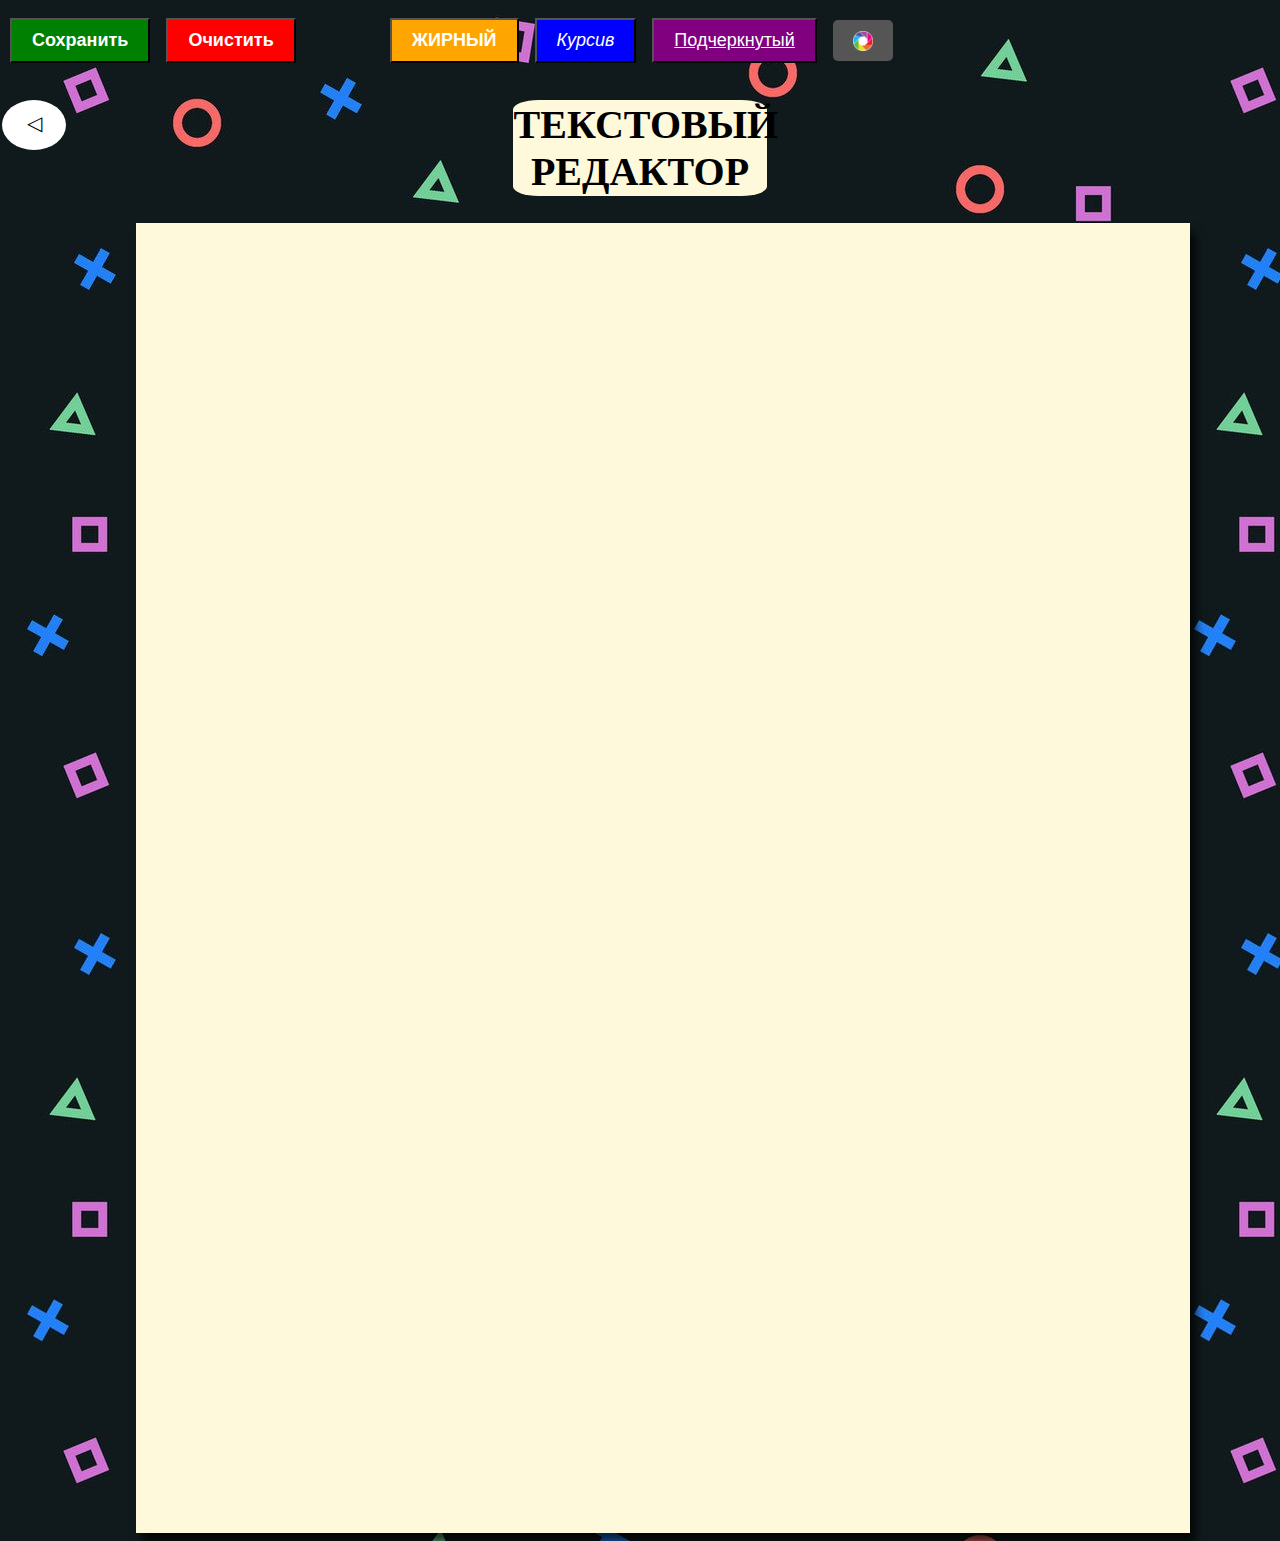
<file: notepad/notepad.html>
<!DOCTYPE html>
<html>
<!-- служебная часть -->

<head>
  <!-- заголовок страницы -->
  <title>Текстовый редактор</title>
  <!-- настраиваем служебную информацию для браузеров -->
  <meta charset="utf-8">
  <meta http-equiv="X-UA-Compatible" content="IE=edge">
  <meta name="viewport" content="width=device-width, initial-scale=1">
  <!-- задаём CSS-стили прямо здесь же, чтобы всё было в одном файле -->
  <style type="text/css">
    /*задаём общие параметры для всей страницы: шрифт и отступы*/
    body {
      background:transparent;
    background:url(../ФОН.jpg) repeat;
      text-align: left;
      margin: 10;
      font-family: Courier New, Courier;
      font-size: 20px;

    }

    /* оформляем окно редактора */
    .editorSheet {
      width: 80vw;
      min-height: 100vw;
      margin-left: 10vw;
      border: solid;
      border-width: 0px;
      text-align: left;
      background-color: #fff9db;
      -webkit-box-shadow: 6px 10px 9px 0px rgba(0, 0, 0, 0.75);
      -moz-box-shadow: 6px 10px 9px 0px rgba(0, 0, 0, 0.75);
      box-shadow: 6px 10px 9px 0px rgba(0, 0, 0, 0.75);
      padding: 15px;
    }

    h1 {
      display: block;
 margin-left: auto;
 margin-right: auto;
 width: 20%;
      padding: 1px;
      background-color: #fff9db;
      color: rgb(0, 0, 0); /* Черный текст */
      text-align: center;
      font-size: 40px;
      font-family: Tahoma;
      font-weight: 900;
      border-radius: 10%; /* Скругление углов, делает кнопку круглой */
    }
    #saveBtn, #clearBtn {
   padding: 10px 20px;
   margin: 10px 2px;
   color: white;
   font-weight: bold;
   font-size: 18px;
   cursor: pointer;
}

#saveBtn {
   background-color: green;
   
}

#saveBtn:hover {
   background-color: darkgreen;
}

#clearBtn {
   background-color: red;
 margin-right: 80px; /* Добавляем отступ справа от кнопки "Очистить" */
 font-weight: bold; /* Делаем текст кнопки "Очистить" жирным */

}

#clearBtn:hover {
   background-color: darkred;
}
#boldBtn, #italicBtn, #underlineBtn {
  padding: 10px 20px;
  margin: 10px 2px;
  color: white;
  font-weight: bold;
  font-size: 18px;
  cursor: pointer;
}

#boldBtn {
  background-color: orange;
  font-weight: bold;
}

#boldBtn:hover {
  background-color: rgb(199, 111, 4);
}

#italicBtn {
  background-color: blue;
  font-style: italic;
  font-weight: normal;
}

#italicBtn:hover {
  background-color: rgb(3, 3, 149);
}

#underlineBtn {
  background-color: purple;
  text-decoration: underline;
  font-weight: normal;
}

#underlineBtn:hover {
  background-color: rgb(81, 1, 81);
}

 /* Стили для кнопки вставки изображений */
 #insertImageBtn {
     padding: 10px 20px;
     margin: 10px 2px;
     color: white;
     font-weight: bold;
     font-size: 18px;
     cursor: pointer;
     background-color: #555;
     border: none;
     border-radius: 5px;
     transition: background-color 0.3s ease;
   }

   #insertImageBtn:hover {
     background-color: black;
   }

   #insertImageBtn img {
     width: 20px;
     height: 20px;
     vertical-align: middle;
   }


     /* Класс для круглой кнопки */
.round-button {
    background-color: #ffffff; /* Белый фон */
    border: none; /* Без границы */
    color: rgb(0, 0, 0); /* Черный текст */
    padding: 15px 22px; /* Отступы вокруг текста */
    text-align: center; /* Выравнивание текста по центру */
    text-decoration: none; /* Без подчеркивания */
    display: inline-block; /* Блочный элемент, но с возможностью выравнивания по центру */
    font-size: 20px; /* Размер шрифта */
    margin: 100px 2px; /* Отступы между кнопками */
    cursor: pointer; /* Курсор в виде руки при наведении */
    border-radius: 50%; /* Скругление углов, делает кнопку круглой */
    width: 20px; /* Ширина кнопки */
    height: 20px; /* Высота кнопки */
    line-height: 20px; /* Вертикальное выравнивание текста */
    user-select: none;
    transition: all 0.35s ease 0s; /* Плавная анимация */
   }
   
   /* Эффект при наведении на кнопку */
   .round-button:hover {
    background-color: #000000; /* Черный фон при наведении */
    color: rgb(255, 255, 255); /* Белый текст при наведении */
    width: 40px; /* Ширина кнопки */
    height: 40px; /* Высота кнопки */
    line-height: 40px; /* Вертикальное выравнивание текста */
    box-shadow: 0 0 0 8000px rgba(255, 255, 255, 0.5);
   }

    /*закончили со стилями*/
  </style>
  <!-- закрываем служебную часть страницы -->
</head>
<!-- началось содержимое страницы -->

<body>
  <div style="position: fixed; top: 0; left: 0;">
    <a href="../index.html" class="round-button">&#9665</a>
     </div>
  <button id="saveBtn" >Сохранить</button>
  <button id="clearBtn">Очистить</button>
  <button id="boldBtn">ЖИРНЫЙ</button>
<button id="italicBtn">Курсив</button>
<button id="underlineBtn">Подчеркнутый</button>
<button id="insertImageBtn"><img src="../фото.png" alt="Insert Image"></button>

  <!-- началась видимая часть -->
  <!-- заголовок страницы -->
  <h1>ТЕКСТОВЫЙ РЕДАКТОР</h1>
  <!-- большой блок для ввода текста: высота в половину, а ширина — во весь экран, назвывается "text_area", обведено рамкой толщиной в 1 пиксель, выравнивание текста — по левому краю -->
  <div id="editor" contenteditable="true" class="editorSheet">

  </div>
  <!-- закончилась видимая часть -->
  <!-- пишем скрипт, который будет постоянно сохранять наш текст -->
  <script>
    // если в нашем хранилище уже что-то есть…
    if (localStorage.getItem('text_in_editor') !== null) {
      // …то отображаем его содержимое в нашем редакторе
      document.getElementById('editor').innerHTML = localStorage.getItem('text_in_editor');
    }
    // отслеживаем каждое нажатие клавиши и при каждом нажатии выполняем команду
    document.addEventListener('keydown', function (e) {
      // записываем содержимое нашего редактора в хранилище
      localStorage.setItem('text_in_editor', document.getElementById('editor').innerHTML);
    });
    document.getElementById('saveBtn').addEventListener('click', saveText);

document.getElementById('clearBtn').addEventListener('click', clearEditor);

function saveText() {
   let editorContent = document.getElementById('editor').innerText;
   let blob = new Blob([editorContent], {type: 'text/plain'});
   let url = URL.createObjectURL(blob);
   let link = document.createElement('a');
   link.download = 'text.txt';
   link.href = url;
   link.click();
}


function clearEditor() {
   document.getElementById('editor').innerHTML = '';
}
document.getElementById('boldBtn').addEventListener('click', toggleBold);
document.getElementById('italicBtn').addEventListener('click', toggleItalic);
document.getElementById('underlineBtn').addEventListener('click', toggleUnderline);

function toggleBold() {
  document.execCommand('bold', false, '');
}

function toggleItalic() {
  document.execCommand('italic', false, '');
}

function toggleUnderline() {
  document.execCommand('underline', false, '');
}
document.getElementById('insertImageBtn').addEventListener('click', function () {
     var input = document.createElement('input');
     input.type = 'file';
     input.accept = '.jpg,.jpeg,.png,.gif';
     input.click();
     input.addEventListener('change', function () {
       var reader = new FileReader();
       reader.onload = function (e) {
         var img = document.createElement('img');
         img.src = e.target.result;
         document.getElementById('editor').appendChild(img);
       };
       reader.readAsDataURL(this.files[0]);
     }, false);
   });
 // закончился скрипт
  </script>
  <!-- закончилось содержимое страницы -->
</body>
<!-- конец всего HTML-документа -->

</html>
</file>
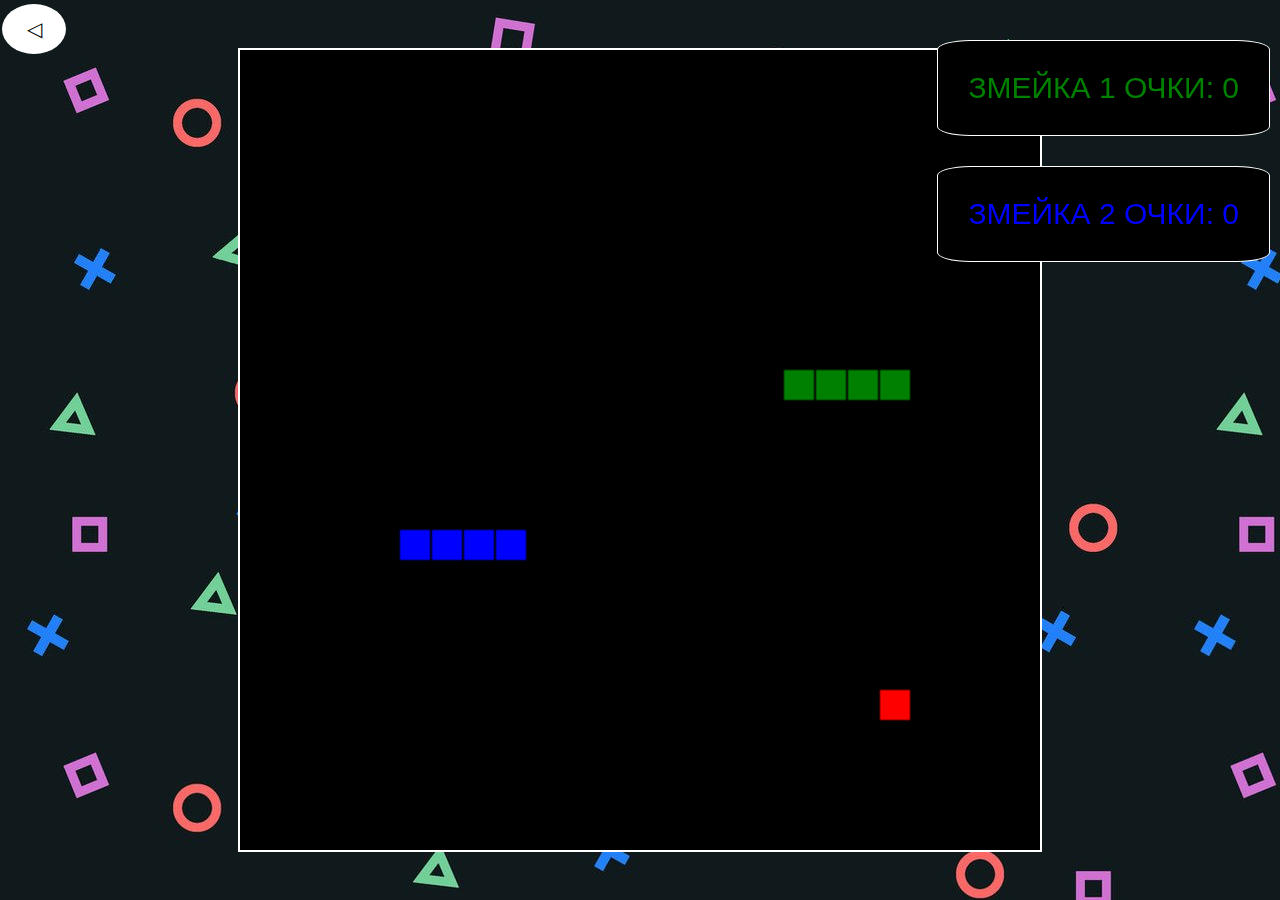
<file: snake/змейка.html>
<!-- Объявление типа документа -->
<!DOCTYPE html>

<!-- Начало HTML-документа -->
<html>

 <!-- Подключение внешнего шрифта -->
 <link href="https://fonts.cdnfonts.com/css/impact" rel="stylesheet">

 <!-- Начало головного раздела документа -->
 <head>

   <!-- Заголовок веб-страницы -->
   <title>ЗМЕЙКА НА ДВОИХ</title>

   <!-- Кодировка символов -->
   <meta charset="UTF-8">

   <!-- Внутренний CSS-стиль -->
   <style>
   /* Стилизация элементов html и body */
   html, body {
     height: 100%;
     margin: 0;
   }

   /* Стилизация тела документа */
   body {
     background: black;
     display: flex;
     align-items: center;
     justify-content: center;
     background:transparent;
     background:url(../ФОН.jpg) repeat;
   }

   /* Стилизация элемента canvas */
   canvas {
     border: 1px solid white;
   }

   /* Стилизация элемента scores */
   #scores {
     color: white;
     position: absolute;
     top: 10px;
     right: 10px;
   }

   /* Стилизация элемента game */
   #game {
     background-color: black;
     transform: scale(2);
   }

   /* Стилизация абзацев внутри элемента scores */
   #scores p {
     background-color: rgba(0, 0, 0, 1); /* полупрозрачный черный фон */
     border-radius: 50%; /* делает фон круглым */
     padding: 30px; /* добавляет пространство вокруг текста внутри фона */
     color: white; /* делает текст белым */
     font-family: 'Impact', sans-serif;
     font-size: 30px;
     border-radius: 10%;
     border: 1px solid #ffffff;
   }

   /* Класс для круглой кнопки */
.round-button {
 background-color: #ffffff; /* Белый фон */
 border: none; /* Без границы */
 color: rgb(0, 0, 0); /* Черный текст */
 padding: 15px 22px; /* Отступы вокруг текста */
 text-align: center; /* Выравнивание текста по центру */
 text-decoration: none; /* Без подчеркивания */
 display: inline-block; /* Блочный элемент, но с возможностью выравнивания по центру */
 font-size: 20px; /* Размер шрифта */
 margin: 4px 2px; /* Отступы между кнопками */
 cursor: pointer; /* Курсор в виде руки при наведении */
 border-radius: 50%; /* Скругление углов, делает кнопку круглой */
 width: 20px; /* Ширина кнопки */
 height: 20px; /* Высота кнопки */
 line-height: 20px; /* Вертикальное выравнивание текста */
 user-select: none;
 transition: all 0.35s ease 0s; /* Плавная анимация */
}

/* Эффект при наведении на кнопку */
.round-button:hover {
 background-color: #000000; /* Черный фон при наведении */
 color: rgb(255, 255, 255); /* Белый текст при наведении */
 width: 40px; /* Ширина кнопки */
 height: 40px; /* Высота кнопки */
 line-height: 40px; /* Вертикальное выравнивание текста */
 box-shadow: 0 0 0 8000px rgba(255, 255, 255, 0.5);
}
   </style>
   <div style="position: fixed; top: 0; left: 0;">
    <a href="../index.html" class="round-button">&#9665</a>
     </div>
 </head>

 <!-- Начало основного содержимого документа -->
 <body>

   <!-- Создание элемента canvas -->
   <canvas width="400" height="400" id="game"></canvas>

   <!-- Создание элемента scores -->
   <div id="scores">
     <p id="score1">ЗМЕЙКА 1 ОЧКИ: 0</p>
     <p id="score2">ЗМЕЙКА 2 ОЧКИ: 0</p>
   </div>

   <!-- Внедрение JavaScript-кода -->
   <script>

   /* Объявление переменных */
   var canvas = document.getElementById('game');
   var context = canvas.getContext('2d');
   var grid = 16;
   var count = 0;
   var player1Score = 0;
   var player2Score = 0;

   window.onload = function() {
 document.getElementById('score1').style.color = 'green';
 document.getElementById('score2').style.color = 'blue';
};

   /* Объявление объектов змей */
   var snake1 = {
     x: 160,
     y: 160,
     dx: grid,
     dy: 0,
     cells: [],
     maxCells: 4,
     color: 'green'
   };

   var snake2 = {
     x: 240,
     y: 240,
     dx: -grid,
     dy: 0,
     cells: [],
     maxCells: 4,
     color: 'blue'
   };

   /* Объявление объекта яблока */
   var apple = {
     x: 320,
     y: 320
   };

   /* Функция для генерации случайного числа */
   function getRandomInt(min, max) {
     return Math.floor(Math.random() * (max - min)) + min;
   }

   /* Главная функция игрового цикла */
   function loop() {
     requestAnimationFrame(loop);
     if (++count < 4) {
       return;
     }

     count = 0;
     context.clearRect(0,0,canvas.width,canvas.height);

     updateSnake(snake1, snake2, 'score1');
     updateSnake(snake2, snake1, 'score2');

     context.fillStyle = 'red';
     context.fillRect(apple.x, apple.y, grid-1, grid-1);
   }

   /* Функция обновления состояния змеи */
   function updateSnake(snake, otherSnake, scoreId) {
/* Обработка движения змейки */
snake.x += snake.dx;
snake.y += snake.dy;

/* Ограничение движения змейки по границам холста */
if (snake.x < 0) {
 snake.x = canvas.width - grid;
} else if (snake.x >= canvas.width) {
 snake.x = 0;
}

if (snake.y < 0) {
 snake.y = canvas.height - grid;
} else if (snake.y >= canvas.height) {
 snake.y = 0;
}

/* Добавление новой ячейки к змейке */
snake.cells.unshift({x: snake.x, y: snake.y});

/* Удаление последней ячейки из змейки, если она превышает максимальное количество ячеек */
if (snake.cells.length > snake.maxCells) {
 snake.cells.pop();
}

/* Заполнение ячеек змейки соответствующим цветом */
context.fillStyle = snake.color;
snake.cells.forEach(function(cell, index) {
 context.fillRect(cell.x, cell.y, grid-1, grid-1);

 /* Проверка на столкновение с яблоком */
 if (cell.x === apple.x && cell.y === apple.y) {
   snake.maxCells++;
   apple.x = getRandomInt(0, 25) * grid;
   apple.y = getRandomInt(0, 25) * grid;

   /* Увеличение счета у соответствующего игрока */
   if (snake === snake1) {
     player1Score++;
     document.getElementById('score1').style.color = 'green';
   } else {
     player2Score++;
     document.getElementById('score2').style.color = 'blue';
   }
   document.getElementById(scoreId).innerText = 'ЗМЕЙКА ' + (snake === snake1 ? '1' : '2') + ' ОЧКИ: ' + (snake === snake1 ? player1Score : player2Score);
 }

 /* Проверка на столкновение с другой змейкой */
 for (var i = 0; i < otherSnake.cells.length; i++) {
   if (cell.x === otherSnake.cells[i].x && cell.y === otherSnake.cells[i].y) {
     snake.x = snake === snake1 ? 160 : 240;
     snake.y = snake === snake1 ? 160 : 240;
     snake.cells = [];
     snake.maxCells = 4;
     snake.dx = snake === snake1 ? grid : -grid;
     snake.dy = 0;

     /* Сброс счета у соответствующего игрока */
     if (snake === snake1) {
       player1Score = 0;
     } else {
       player2Score = 0;
     }
     document.getElementById(scoreId).innerText = 'ЗМЕЙКА ' + (snake === snake1 ? '1' : '2') + ' ОЧКИ: ' + (snake === snake1 ? player1Score : player2Score);
   }
 }

/* Проверка на столкновение с самой собой */
for (var i = index + 1; i < snake.cells.length; i++) {
 if (cell.x === snake.cells[i].x && cell.y === snake.cells[i].y) {
 snake.x = snake === snake1 ? 160 : 240;
 snake.y = snake === snake1 ? 160 : 240;
 snake.cells = [];
 snake.maxCells = 4;
 snake.dx = snake === snake1 ? grid : -grid;
 snake.dy = 0;

 apple.x = getRandomInt(0, 25) * grid;
 apple.y = getRandomInt(0, 25) * grid;

 /* Сброс счета у соответствующего игрока */
 if (snake === snake1) {
   player1Score = 0;
   document.getElementById('score1').innerText = 'ЗМЕЙКА 1 ОЧКИ: ' + player1Score;
 } else {
   player2Score = 0;
   document.getElementById('score2').innerText = 'ЗМЕЙКА 2 ОЧКИ: ' + player2Score;
 }
 }
}

});
}

/* Обработка нажатий клавиш для управления змейками */
document.addEventListener('keydown', function(e) {
 // Player 1 controls
 if (e.which === 87 && snake1.dy === 0) { // W
   snake1.dy = -grid;
   snake1.dx = 0;
 } else if (e.which === 83 && snake1.dy === 0) { // S
   snake1.dy = grid;
   snake1.dx = 0;
 } else if (e.which === 65 && snake1.dx === 0) { // A
   snake1.dy = 0;
   snake1.dx = -grid;
 } else if (e.which === 68 && snake1.dx === 0) { // D
   snake1.dy = 0;
   snake1.dx = grid;
 }

  // Player 2 controls
  if (e.which === 38 && snake2.dy === 0) { // UP
    snake2.dy = -grid;
    snake2.dx = 0;
  } else if (e.which === 40 && snake2.dy === 0) { // DOWN
    snake2.dy = grid;
    snake2.dx = 0;
  } else if (e.which === 37 && snake2.dx === 0) { // LEFT
    snake2.dy = 0;
    snake2.dx = -grid;
  } else if (e.which === 39 && snake2.dx === 0) { // RIGHT
    snake2.dy = 0;
    snake2.dx = grid;
  }
});

requestAnimationFrame(loop);
</script>
</body>
</html>
</file>
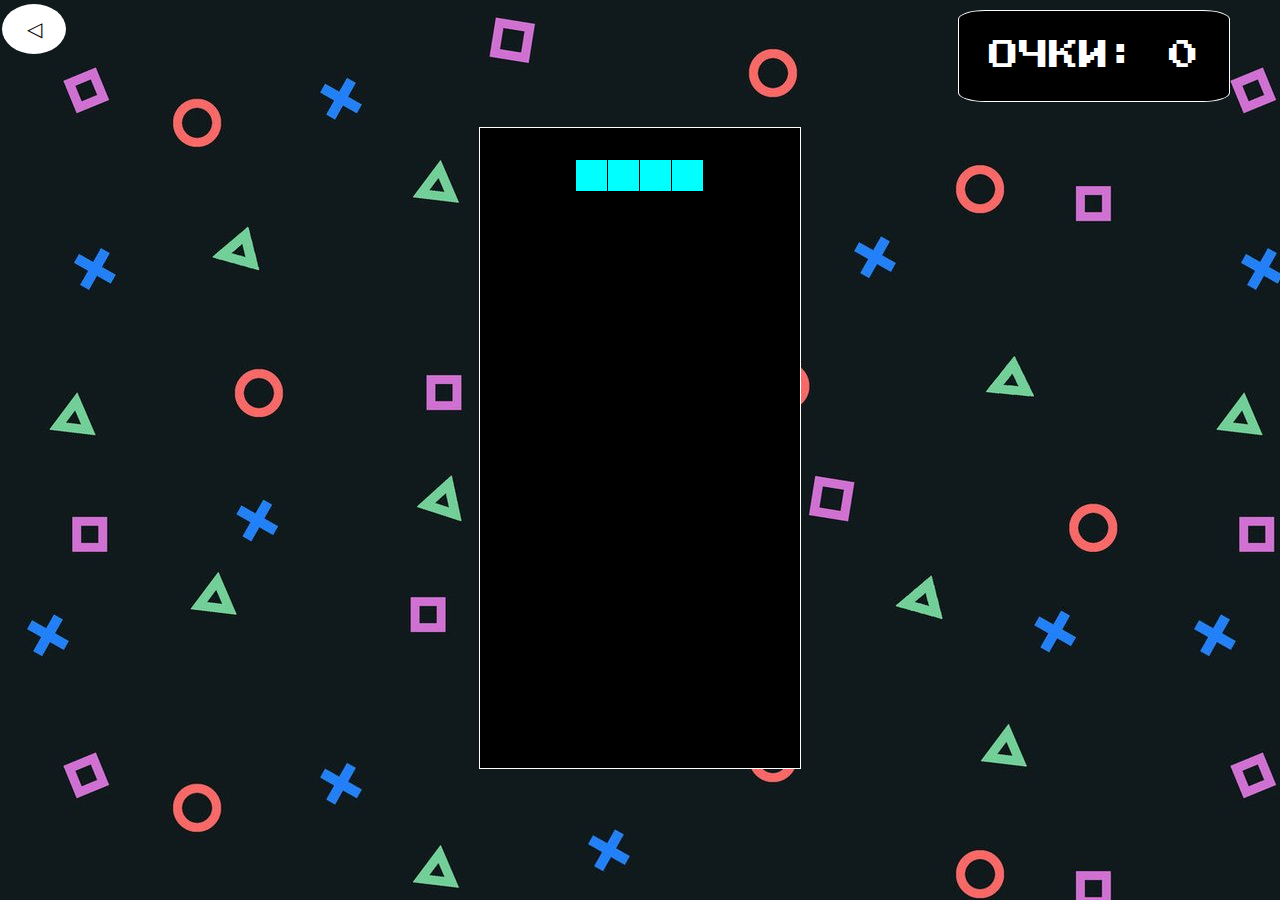
<file: tetris/tetris.html>
<!DOCTYPE html>
<html>
  <link rel="stylesheet" href="https://fonts.googleapis.com/css?family=Press+Start+2P&display=swap" />

<head>
  <title>ТЕТРИС</title>
  <meta charset="UTF-8">
  <style>
  html, body {
    height: 100%;
    margin: 0;
  }

  body {
    background:transparent;
    background:url(../ФОН.jpg) repeat;
    display: flex;
    align-items: center;
    justify-content: center;
  }
  #scoreDisplay {
    font-family: 'Press Start 2P';
  position: absolute;
  top: 10px; /* Расстояние от верхнего края canvas */
  right: 50px; /* Расстояние от правого края canvas */
  color: white;
  border: 1px solid #ffffff;
  font-size: 30px;
  z-index: 10; /* Убедитесь, что счетчик будет отображаться поверх canvas */
  border-radius: 10%; /* радиус для создания округлости */
  background: black; /* черный фон */
  padding: 30px;
}
#game-container {
  position: relative;
  /* Другие стили для позиционирования и размеров контейнера */
}
#restartButton {
  position: absolute;
  top: 50%; /* Позиция сверху относительно контейнера */
  left: 120%; /* Позиция слева за пределами контейнера */
  transform: translate(-50%, -50%); /* Центрирование кнопки относительно её верхнего левого угла */
  /* Стили для круглой кнопки, которые вы предоставили */
}
  canvas {
    border: 1px solid white;
    background: black;
  }
  /* Класс для круглой кнопки */
.round-button {
    background-color: #ffffff; /* Белый фон */
    border: none; /* Без границы */
    color: rgb(0, 0, 0); /* Черный текст */
    padding: 15px 22px; /* Отступы вокруг текста */
    text-align: center; /* Выравнивание текста по центру */
    text-decoration: none; /* Без подчеркивания */
    display: inline-block; /* Блочный элемент, но с возможностью выравнивания по центру */
    font-size: 20px; /* Размер шрифта */
    margin: 4px 2px; /* Отступы между кнопками */
    cursor: pointer; /* Курсор в виде руки при наведении */
    border-radius: 50%; /* Скругление углов, делает кнопку круглой */
    width: 20px; /* Ширина кнопки */
    height: 20px; /* Высота кнопки */
    line-height: 20px; /* Вертикальное выравнивание текста */
    user-select: none;
    transition: all 0.35s ease 0s; /* Плавная анимация */
   }
   
   /* Эффект при наведении на кнопку */
   .round-button:hover {
    background-color: #000000; /* Черный фон при наведении */
    color: rgb(255, 255, 255); /* Белый текст при наведении */
    width: 40px; /* Ширина кнопки */
    height: 40px; /* Высота кнопки */
    line-height: 40px; /* Вертикальное выравнивание текста */
    box-shadow: 0 0 0 8000px rgba(255, 255, 255, 0.5);
   }




   .replay-button {
  background-color: #000000; /* Белый фон */
  border: none; /* Без границы */
  color: rgb(255, 255, 255); /* Черный текст */
  padding: 15px 22px; /* Отступы вокруг текста */
  text-align: center; /* Выравнивание текста по центру */
  text-decoration: none; /* Без подчеркивания */
  display: inline-block; /* Блочный элемент, но с возможностью выравнивания по центру */
  font-size: 20px; /* Размер шрифта */
  margin: 4px 2px; /* Отступы между кнопками */
  cursor: pointer; /* Курсор в виде руки при наведении */
  border: 1px solid #ffffff;;
  border-radius: 70%; /* Скругление углов, делает кнопку круглой */
  user-select: none;
  transition: all 0.35s ease 0s; /* Плавная анимация */
 }
 /* Эффект при наведении на кнопку */
.replay-button:hover {
  border: 1px solid #000000;
  background-color:  #ffffff;; 
  color: rgb(0, 0, 0); /* Белый текст при наведении */
  box-shadow: 0 0 0 8000 rgba(255, 255, 255, 0.5);
}
  </style>
</head>
<body>
  <div style="position: fixed; top: 0; left: 0;">
    <a href="../index.html" class="round-button">&#9665</a>
     </div>

<!-- Добавим элемент для отображения счета -->
<div id="scoreDisplay">ОЧКИ: 0</div>
<div id="game-container">
  <canvas width="320" height="640" id="game"></canvas>
  <!-- Место для кнопки рестарта, которая будет добавлена динамически -->
</div>

<script>
  let score = 0;
// https://tetris.fandom.com/wiki/Tetris_Guideline

// get a random integer between the range of [min,max]
// @see https://stackoverflow.com/a/1527820/2124254
function getRandomInt(min, max) {
  min = Math.ceil(min);
  max = Math.floor(max);

  return Math.floor(Math.random() * (max - min + 1)) + min;
}

// generate a new tetromino sequence
// @see https://tetris.fandom.com/wiki/Random_Generator
function generateSequence() {
  const sequence = ['I', 'J', 'L', 'O', 'S', 'T', 'Z'];

  while (sequence.length) {
    const rand = getRandomInt(0, sequence.length - 1);
    const name = sequence.splice(rand, 1)[0];
    tetrominoSequence.push(name);
  }
}

// get the next tetromino in the sequence
function getNextTetromino() {
  if (tetrominoSequence.length === 0) {
    generateSequence();
  }

  const name = tetrominoSequence.pop();
  const matrix = tetrominos[name];

  // I and O start centered, all others start in left-middle
  const col = playfield[0].length / 2 - Math.ceil(matrix[0].length / 2);

  // I starts on row 21 (-1), all others start on row 22 (-2)
  const row = name === 'I' ? -1 : -2;

  return {
    name: name,      // name of the piece (L, O, etc.)
    matrix: matrix,  // the current rotation matrix
    row: row,        // current row (starts offscreen)
    col: col         // current col
  };
}

// rotate an NxN matrix 90deg
// @see https://codereview.stackexchange.com/a/186834
function rotate(matrix) {
  const N = matrix.length - 1;
  const result = matrix.map((row, i) =>
    row.map((val, j) => matrix[N - j][i])
  );

  return result;
}

// check to see if the new matrix/row/col is valid
function isValidMove(matrix, cellRow, cellCol) {
  for (let row = 0; row < matrix.length; row++) {
    for (let col = 0; col < matrix[row].length; col++) {
      if (matrix[row][col] && (
          // outside the game bounds
          cellCol + col < 0 ||
          cellCol + col >= playfield[0].length ||
          cellRow + row >= playfield.length ||
          // collides with another piece
          playfield[cellRow + row][cellCol + col])
        ) {
        return false;
      }
    }
  }

  return true;
}
function updateScore(newScore) {
  score = newScore; // Обновление глобальной переменной score
  document.getElementById('scoreDisplay').textContent = 'ОЧКИ: ' + score;
}
// place the tetromino on the playfield
function placeTetromino() {
  for (let row = 0; row < tetromino.matrix.length; row++) {
    for (let col = 0; col < tetromino.matrix[row].length; col++) {
      if (tetromino.matrix[row][col]) {

        // game over if piece has any part offscreen
        if (tetromino.row + row < 0) {
          return showGameOver();
        }

        playfield[tetromino.row + row][tetromino.col + col] = tetromino.name;
      }
    }
  }

  // check for line clears starting from the bottom and working our way up
  for (let row = playfield.length - 1; row >= 0; ) {
  if (playfield[row].every(cell => !!cell)) {
    // Удаление строки и получение очков
    score += 100;
updateScore(score);

    for (let r = row; r >= 0; r--) {
      for (let c = 0; c < playfield[r].length; c++) {
        playfield[r][c] = playfield[r-1][c];
      }
    }
  } else {
    row--;
  }
}

  tetromino = getNextTetromino();
}

// show the game over screen
function showGameOver() {
  cancelAnimationFrame(rAF);
  gameOver = true;

  // Установите меньшее пространство для текста и кнопки
  const rectHeight = 80; // Новая высота прямоугольника
  const rectY = canvas.height / 2 - rectHeight / 2; // Новая координата Y

  context.fillStyle = 'black';
  context.globalAlpha = 0.75;
  context.fillRect(0, rectY, canvas.width, rectHeight);

  context.globalAlpha = 1;
  context.fillStyle = 'white';
  context.font = '36px monospace';
  context.textAlign = 'center';
  context.textBaseline = 'middle';
  context.fillText('ИГРА ЗАКОНЧЕНА!', canvas.width / 2, rectY + 20);
  context.fillText('ОЧКИ: ' + score, canvas.width / 2, rectY + 60);

  const restartButton = document.createElement('button');
  restartButton.textContent = '\u21BB';
  restartButton.id = 'restartButton';
  restartButton.classList.add('replay-button');
  restartButton.onclick = restartGame;
  
  const gameContainer = document.getElementById('game-container');
  gameContainer.appendChild(restartButton);
}


function restartGame() {
  // Сброс игрового поля
  for (let row = -2; row < playfield.length; row++) {
    playfield[row] = new Array(10).fill(0);
  }

  // Сброс счета и очистка последовательности фигур
  score = 0;
  tetrominoSequence.length = 0; // Очистка последовательности фигур
  updateScore(score);

  // Сброс текущей фигуры и получение новой
  tetromino = getNextTetromino();

  // Удаление кнопки рестарта из контейнера игры
  const gameContainer = document.getElementById('game-container');
  const restartButton = document.getElementById('restartButton');
  if (restartButton) {
    gameContainer.removeChild(restartButton);
  }

  // Сброс флага конца игры и запуск нового игрового цикла
  gameOver = false;
  // Отмена предыдущего цикла анимации, если он есть
  if (rAF) {
    cancelAnimationFrame(rAF);
  }
  rAF = requestAnimationFrame(loop);
}

const canvas = document.getElementById('game');
const context = canvas.getContext('2d');
const grid = 32;
const tetrominoSequence = [];

// keep track of what is in every cell of the game using a 2d array
// tetris playfield is 10x20, with a few rows offscreen
const playfield = [];

// populate the empty state
for (let row = -2; row < 20; row++) {
  playfield[row] = [];

  for (let col = 0; col < 10; col++) {
    playfield[row][col] = 0;
  }
}

// how to draw each tetromino
// @see https://tetris.fandom.com/wiki/SRS
const tetrominos = {
  'I': [
    [0,0,0,0],
    [1,1,1,1],
    [0,0,0,0],
    [0,0,0,0]
  ],
  'J': [
    [1,0,0],
    [1,1,1],
    [0,0,0],
  ],
  'L': [
    [0,0,1],
    [1,1,1],
    [0,0,0],
  ],
  'O': [
    [1,1],
    [1,1],
  ],
  'S': [
    [0,1,1],
    [1,1,0],
    [0,0,0],
  ],
  'Z': [
    [1,1,0],
    [0,1,1],
    [0,0,0],
  ],
  'T': [
    [0,1,0],
    [1,1,1],
    [0,0,0],
  ]
};

// color of each tetromino
const colors = {
  'I': 'cyan',
  'O': 'yellow',
  'T': 'purple',
  'S': 'green',
  'Z': 'red',
  'J': 'blue',
  'L': 'orange'
};

let count = 0;
let tetromino = getNextTetromino();
let rAF = null;  // keep track of the animation frame so we can cancel it
let gameOver = false;

// game loop
function loop() {
  rAF = requestAnimationFrame(loop);
  context.clearRect(0,0,canvas.width,canvas.height);

  // draw the playfield
  for (let row = 0; row < 20; row++) {
    for (let col = 0; col < 10; col++) {
      if (playfield[row][col]) {
        const name = playfield[row][col];
        context.fillStyle = colors[name];

        // drawing 1 px smaller than the grid creates a grid effect
        context.fillRect(col * grid, row * grid, grid-1, grid-1);
      }
    }
  }

  // draw the active tetromino
  if (tetromino) {

    // tetromino falls every 35 frames
    if (++count > 35) {
      tetromino.row++;
      count = 0;

      // place piece if it runs into anything
      if (!isValidMove(tetromino.matrix, tetromino.row, tetromino.col)) {
        tetromino.row--;
        placeTetromino();
      }
    }

    context.fillStyle = colors[tetromino.name];

    for (let row = 0; row < tetromino.matrix.length; row++) {
      for (let col = 0; col < tetromino.matrix[row].length; col++) {
        if (tetromino.matrix[row][col]) {

          // drawing 1 px smaller than the grid creates a grid effect
          context.fillRect((tetromino.col + col) * grid, (tetromino.row + row) * grid, grid-1, grid-1);
        }
      }
    }
  }
}

// listen to keyboard events to move the active tetromino
document.addEventListener('keydown', function(e) {
  if (gameOver) return;

  // left and right arrow keys (move)
  if (e.which === 37 || e.which === 39) {
    const col = e.which === 37
      ? tetromino.col - 1
      : tetromino.col + 1;

    if (isValidMove(tetromino.matrix, tetromino.row, col)) {
      tetromino.col = col;
    }
  }

  // up arrow key (rotate)
  if (e.which === 38) {
    const matrix = rotate(tetromino.matrix);
    if (isValidMove(matrix, tetromino.row, tetromino.col)) {
      tetromino.matrix = matrix;
    }
  }

  // down arrow key (drop)
  if(e.which === 40) {
    const row = tetromino.row + 1;

    if (!isValidMove(tetromino.matrix, row, tetromino.col)) {
      tetromino.row = row - 1;

      placeTetromino();
      return;
    }

    tetromino.row = row;
  }
});

// start the game
rAF = requestAnimationFrame(loop);
</script>
</body>
</html>
</file>
<file: 2048/style.css>
@import url('https://fonts.googleapis.com/css2?family=Poppins:wght@300;400;500;600;700&display=swap');

body{
    background:transparent;
    background:url(../ФОН.jpg) repeat;
    font-family: 'Poppins', sans-serif;
    display: flex;
    flex-direction: column;
    align-items: center;
    justify-content: center;
    overflow: hidden;
    height: 100vh;
    
}

.game-container{
   width: 384px;
   height: 384px;
   border: 1px solid #ccc;
   overflow: hidden;
   color: white;
   border-radius: 10%;
   background: #8c52ff;
   padding: 20px;
}

.grid{
    display: grid;
    grid-template-columns: repeat(4, 1fr);
    gap: 5px;
}

.cell{
    width: 93px;
    height: 93px;
    background-color: #f4f4f4;
    display: flex;
    align-items: center;
    justify-content: center;
    font-size: 1.5em;
    color: #000;
}

.score-container{
    font-weight: bold;
    color: white;
    font-size: 1.5em;
    width: 384px;
    display: flex;
    justify-content: space-between;
    margin-bottom: 15px;
    border: 1px solid #ccc;
   border-radius: 5% 25%;
   background: #8c52ff;
   padding: 10px;
}

.cell[data-value="2"]{
    background-color: #ffc0cb;
}

.cell[data-value="4"]{
    background-color: #add8e6;
}

.cell[data-value="8"]{
    background-color: #98fb98;
}

.cell[data-value="16"]{
    background-color: #ffd700;
}

.cell[data-value="32"]{
    background-color: #ffa07a;
}

.cell[data-value="64"]{
    background-color: #87ceeb;
}

.cell[data-value="128"]{
    background-color: #ffff00;
}

.cell[data-value="256"]{
    background-color: #40e0d0;
}

.cell[data-value="512"]{
    background-color: #ff69b4;
}

.cell[data-value="1024"]{
    background-color: #7b68ee;
}

.cell[data-value="2048"]{
    background-color: #ff6347;
}

.cell[data-value="4096"]{
    background-color: #a9a9a9;
}

#restart-btn{
    margin-top: 15px;
    padding: 10px 15px;
    background-color: #f4f4f4;
    border: none;
    cursor: pointer;
    transition: all 0.3s ease;
}

#game-over{
    position: absolute;
    top: 50%;
    left: 50%;
    padding: 20px;
    transform: translate(-50%, -50%);
    background-color: rgba(0, 0, 0, 0.8);
    color: #fff;
    display: none;
    flex-direction: column;
    align-items: center;
    justify-content: center;
}

.grid-cell[data-value]{
    transition: transform 0.2s, background-color 0.2s;
}

.new-tile{
    animation: appear 0.3s;
}

@keyframes appear {
    from{
        opacity: 0;
        transform: scale(0.5);
    }
    to{
        opacity: 1;
        transform: scale(1);
    }
}


.round-button {
    background-color: #ffffff; /* Белый фон */
    border: none; /* Без границы */
    color: rgb(0, 0, 0); /* Черный текст */
    padding: 15px 22px; /* Отступы вокруг текста */
    text-align: center; /* Выравнивание текста по центру */
    text-decoration: none; /* Без подчеркивания */
    display: inline-block; /* Блочный элемент, но с возможностью выравнивания по центру */
    font-size: 20px; /* Размер шрифта */
    margin: 4px 2px; /* Отступы между кнопками */
    cursor: pointer; /* Курсор в виде руки при наведении */
    border-radius: 50%; /* Скругление углов, делает кнопку круглой */
    width: 20px; /* Ширина кнопки */
    height: 20px; /* Высота кнопки */
    line-height: 20px; /* Вертикальное выравнивание текста */
    user-select: none;
    transition: all 0.35s ease 0s; /* Плавная анимация */
    
   }
   
   /* Эффект при наведении на кнопку */
   .round-button:hover {
    background-color: #000000; /* Черный фон при наведении */
    color: rgb(255, 255, 255); /* Белый текст при наведении */
    width: 40px; /* Ширина кнопки */
    height: 40px; /* Высота кнопки */
    line-height: 40px; /* Вертикальное выравнивание текста */
    box-shadow: 0 0 0 8000px rgba(255, 255, 255, 0.5);
   }
</file>
<file: piano/style.css>
@import url('https://fonts.googleapis.com/css2?family=Poppins:wght@400;500;600&display=swap');
* {
  
  margin: 0;
  padding: 0;
  font-family: 'Poppins', sans-serif;
}
body {
  background:transparent;
  background:url(../ФОН.jpg) repeat;
  display: flex;
  align-items: center;
  justify-content: center;
  min-height: 100vh;
}
.wrapper {
  z-index: 1;
  padding: 35px 40px;
  border-radius: 20px;
  background: #141414;
  border: 1px solid #ffffff;
}
.wrapper header {
  display: flex;
  color: #B2B2B2;
  align-items: center;
  justify-content: space-between;
}
header h2 {
  font-size: 1.6rem;
}
header .column {
  display: flex;
  align-items: center;
}
header span {
  font-weight: 500;
  margin-right: 15px;
  font-size: 1.19rem;
}
header input {
  outline: none;
  border-radius: 30px;
}

.keys-checkbox input {
  height: 30px;
  width: 60px;
  cursor: pointer;
  appearance: none;
  position: relative;
  background: #4B4B4B
}
.keys-checkbox input::before {
  content: "";
  position: absolute;
  top: 50%;
  left: 5px;
  width: 20px;
  height: 20px;
  border-radius: 50%;
  background: #8c8c8c;
  transform: translateY(-50%);
  transition: all 0.3s ease;
}
.keys-checkbox input:checked::before {
  left: 35px;
  background: #fff;
}
.piano-keys {
  display: flex;
  list-style: none;
  margin-top: 40px;
}
.piano-keys .key {
  cursor: pointer;
  user-select: none;
  position: relative;
  text-transform: uppercase;
}
.piano-keys .black {
  z-index: 2;
  width: 44px;
  height: 140px;
  margin: 0 -22px 0 -22px;
  border-radius: 0 0 5px 5px;
  background: linear-gradient(#333, #000);
}
.piano-keys .black.active {
  box-shadow: inset -5px -10px 10px rgba(255,255,255,0.1);
  background:linear-gradient(to bottom, #000, #434343);
}
.piano-keys .white {
  height: 230px;
  width: 70px;
  border-radius: 8px;
  border: 1px solid #000;
  background: linear-gradient(#fff 96%, #eee 4%);
}
.piano-keys .white.active {
  box-shadow: inset -5px 5px 20px rgba(0,0,0,0.2);
  background:linear-gradient(to bottom, #fff 0%, #eee 100%);
}
.piano-keys .key span {
  position: absolute;
  bottom: 20px;
  width: 100%;
  color: #A2A2A2;
  font-size: 1.13rem;
  text-align: center;
}
.piano-keys .key.hide span {
  display: none;
}
.piano-keys .black span {
  bottom: 13px;
  color: #888888;
}

@media screen and (max-width: 815px) {
  .wrapper {
    padding: 25px;
  }
  header {
    flex-direction: column;
  }
  header :where(h2, .column) {
    margin-bottom: 13px;
  }
  .piano-keys {
    margin-top: 20px;
  }
  .piano-keys .key:where(:nth-child(9), :nth-child(10)) {
    display: none;
  }
  .piano-keys .black {
    height: 100px;
    width: 40px;
    margin: 0 -20px 0 -20px;
  }
  .piano-keys .white {
    height: 180px;
    width: 60px;
  }
}

@media screen and (max-width: 615px) {
  .piano-keys .key:nth-child(13),
  .piano-keys .key:nth-child(14),
  .piano-keys .key:nth-child(15),
  .piano-keys .key:nth-child(16),
  .piano-keys .key :nth-child(17) {
    display: none;
  }
  .piano-keys .white {
    width: 50px;
  }
}
.round-button {
  background-color: #ffffff; /* Белый фон */
  border: none; /* Без границы */
  color: rgb(0, 0, 0); /* Черный текст */
  padding: 15px 22px; /* Отступы вокруг текста */
  text-align: center; /* Выравнивание текста по центру */
  text-decoration: none; /* Без подчеркивания */
  display: inline-block; /* Блочный элемент, но с возможностью выравнивания по центру */
  font-size: 20px; /* Размер шрифта */
  margin: 4px 2px; /* Отступы между кнопками */
  cursor: pointer; /* Курсор в виде руки при наведении */
  border-radius: 50%; /* Скругление углов, делает кнопку круглой */
  width: 20px; /* Ширина кнопки */
  height: 20px; /* Высота кнопки */
  line-height: 20px; /* Вертикальное выравнивание текста */
  user-select: none;
  transition: all 0.35s ease 0s; /* Плавная анимация */
 }
   /* Эффект при наведении на кнопку */
   .round-button:hover {
    background-color: #000000; /* Черный фон при наведении */
    color: rgb(255, 255, 255); /* Белый текст при наведении */
    width: 40px; /* Ширина кнопки */
    height: 40px; /* Высота кнопки */
    line-height: 40px; /* Вертикальное выравнивание текста */
    box-shadow: 0 0 0 8000px rgba(255, 255, 255, 0.5);
   }
</file>
<file: игра на память/style.css>
html {
    width: 100%;
    height: 100%;
    background:transparent;
    background:url(../ФОН.jpg) repeat;
    font-family: Arial, Helvetica, sans-serif;
    overflow: hidden;
}
.game {
    position: absolute;
    top: 50%;
    left: 50%;
    transform: translate(-50%, -50%);
}
.controls {
    display: flex;
    gap: 20px;
    margin-bottom: 20px;
}
button {
    background: #9227aa;
    color: #FFF;
    border-radius: 5px;
    padding: 10px 20px;
    border: 0;
    cursor: pointer;
    font-family: Arial, Helvetica, sans-serif;
    font-size: 18pt;
    font-weight: bold;
}
#restart {
    background: #9227aa;
    color: #FFF;
    border-radius: 5px;
    padding: 10px 20px;
    border: 0;
    cursor: pointer;
    font-family: Arial, Helvetica, sans-serif;
    font-size: 18pt;
    font-weight: bold;
}
.disabled {
    color: #757575;
}
.stats {

    background: #9227aa;
    color: #FFF;
    border-radius: 5px;
    padding: 5px 10px;
    border: 0;
    cursor: pointer;
    font-family: Arial, Helvetica, sans-serif;
    font-size: 18pt;
    font-weight: bold;
}
.timer {
    width: auto; /* Задайте минимальную ширину, достаточную для самого широкого значения времени */
}


.board-container {
    position: relative;
}
.board,
.win {
    border-radius: 5px;
    box-shadow: 0 25px 50px rgb(33 33 33 / 25%);
    background: #000000;
    transition: transform .6s cubic-bezier(0.4, 0.0, 0.2, 1);
    backface-visibility: hidden;
}
.board {
    padding: 20px;
    display: grid;
    grid-template-columns: repeat(4, auto);
    grid-gap: 20px;
}
.board-container.flipped .board {
    transform: rotateY(180deg) rotateZ(50deg);
}
.board-container.flipped .win {
    transform: rotateY(0) rotateZ(0);
}
.card {
    position: relative;
    width: 100px;
    height: 100px;
    cursor: pointer;
}
.card-front,
.card-back {
    position: absolute;
    border-radius: 5px;
    width: 100%;
    height: 100%;
    background: #282A3A;
    transition: transform .6s cubic-bezier(0.4, 0.0, 0.2, 1);
    backface-visibility: hidden;
}
.card-back {
    transform: rotateY(180deg) rotateZ(50deg);
    font-size: 28pt;
    user-select: none;
    text-align: center;
    line-height: 100px;
    background: #FDF8E6;
}
.card.flipped .card-front {
    transform: rotateY(180deg) rotateZ(50deg);
}
.card.flipped .card-back {
    transform: rotateY(0) rotateZ(0);
}
.win {
    position: absolute;
    top: 0;
    left: 0;
    width: 100%;
    height: 100%;
    text-align: center;
    background: #FDF8E6;
    transform: rotateY(180deg) rotateZ(50deg);
}
.win-text {
    position: absolute;
    top: 50%;
    left: 50%;
    transform: translate(-50%, -50%);
    font-size: 21pt;
    color: #282A3A;
}
.highlight {
    color: #7303c0;
}

   /* Класс для круглой кнопки */
   .round-button {
    background-color: #ffffff; /* Белый фон */
    border: none; /* Без границы */
    color: rgb(0, 0, 0); /* Черный текст */
    padding: 15px 22px; /* Отступы вокруг текста */
    text-align: center; /* Выравнивание текста по центру */
    text-decoration: none; /* Без подчеркивания */
    display: inline-block; /* Блочный элемент, но с возможностью выравнивания по центру */
    font-size: 20px; /* Размер шрифта */
    margin: 4px 2px; /* Отступы между кнопками */
    cursor: pointer; /* Курсор в виде руки при наведении */
    border-radius: 50%; /* Скругление углов, делает кнопку круглой */
    width: 20px; /* Ширина кнопки */
    height: 20px; /* Высота кнопки */
    line-height: 20px; /* Вертикальное выравнивание текста */
    user-select: none;
    transition: all 0.35s ease 0s; /* Плавная анимация */
   }
   
   /* Эффект при наведении на кнопку */
   .round-button:hover {
    background-color: #000000; /* Черный фон при наведении */
    color: rgb(255, 255, 255); /* Белый текст при наведении */
    width: 40px; /* Ширина кнопки */
    height: 40px; /* Высота кнопки */
    line-height: 40px; /* Вертикальное выравнивание текста */
    box-shadow: 0 0 0 8000px rgba(255, 255, 255, 0.5);
   }
</file>
<file: крестики-нолики/style.css>
*{
    color: white;
    font-family: sans-serif;
    transition: 0.2s ease-in-out;
    user-select: none;
}

.align{
    display: flex;
    justify-content: center;
    align-items: center;
}

body{
    background-color: #252A34;
    margin: 0;
    padding: 0;
    width: 100vw;
    text-align: center;
    padding-top: 5vh;
    margin-top: 140px;
    background:transparent;
    background:url(../ФОН.jpg) repeat;
}

.turn-container{
    width: 170px;
    height: 80px;
    margin: auto;
    display: grid;
    grid-template-columns: 1fr 1fr;
    grid-template-rows: 1fr 1fr;
    position: relative;
    
}

.turn-container h3{
    margin: 0;
    grid-column-start: 1;
    grid-column-end: 3;
}

.turn-container .turn-box{
    border: 0.5px solid #ffffff;
    font-size: 1.6rem;
    font-weight: 700;
    
}

.turn-container .turn-box:nth-child(even){
    border-right: none;
    
}



 
.turn-container::before{
    content: "";
    position: absolute;
    top: 0;
    bottom: 0;
    width: 100%;
    border: 1px solid #ffffff;
    border-radius: 50%; /* радиус для создания округлости */
    background: black; /* черный фон */
    z-index: -1; /* чтобы фон был под содержимым */
    transform: scale(1.5); /* увеличивает размер круга */
  }
  

  

.bg{
    position: absolute;
    bottom: 0;
    left: 0;
    width: 85px;
    height: 40px;
    background-color: #FF2E63;
    z-index: -1;
}

.main-grid{
    display: grid;
    grid-template-columns: repeat(3, 1fr);
    grid-template-rows: repeat(3, 1fr);
    height: 500px;
    width: 500px;
    margin: 30px auto;
    border: 1px solid #ffffff;
    background-color: #000000;
}

.box{
    cursor: pointer;
    font-size: 4rem;
    font-weight: 700;
    border: 1px solid #ffffff;
}

.box:hover{
    background-color: #FF2E63;
}

#play-again{
    background-color: #FF2E63;
    padding: 10px 25px;
    border: none;
    font-size: 1.2rem;
    border-radius: 5px;
    cursor: pointer;
    display: none;
}

#play-again:hover{
    padding: 10px 40px;
    background-color: #08D9D6;
    color: #000;
}


/* Класс для круглой кнопки */
.round-button {
    background-color: #ffffff; /* Белый фон */
    border: none; /* Без границы */
    color: rgb(0, 0, 0); /* Черный текст */
    padding: 15px 22px; /* Отступы вокруг текста */
    text-align: center; /* Выравнивание текста по центру */
    text-decoration: none; /* Без подчеркивания */
    display: inline-block; /* Блочный элемент, но с возможностью выравнивания по центру */
    font-size: 20px; /* Размер шрифта */
    margin: 4px 2px; /* Отступы между кнопками */
    cursor: pointer; /* Курсор в виде руки при наведении */
    border-radius: 50%; /* Скругление углов, делает кнопку круглой */
    width: 20px; /* Ширина кнопки */
    height: 20px; /* Высота кнопки */
    line-height: 20px; /* Вертикальное выравнивание текста */
    user-select: none;
    transition: all 0.35s ease 0s; /* Плавная анимация */
   }
   
   /* Эффект при наведении на кнопку */
   .round-button:hover {
    background-color: #000000; /* Черный фон при наведении */
    color: rgb(255, 255, 255); /* Белый текст при наведении */
    width: 40px; /* Ширина кнопки */
    height: 40px; /* Высота кнопки */
    line-height: 40px; /* Вертикальное выравнивание текста */
    box-shadow: 0 0 0 8000px rgba(255, 255, 255, 0.5);
   }
</file>
<file: САПЁР/style.css>
.container {
  position: relative;
  width: 500px;
  align-content: center;
}
body {
  background:transparent;
  background:url(../ФОН.jpg) repeat;
  display: flex;
  justify-content: center;
  align-items: center;
  height: 100vh;
  margin: 0;
 }
 
.grid {
  height: 400px;
  width: 400px;
  display: flex;
  flex-wrap: wrap;
  background-color: #dcd6bc;
  margin-left: 50px;
  margin-top: 20px;
  border: 10px solid #dcd6bc;
  margin-bottom: 10px;
}

div {
  font-size: 25px;
  text-align: center;
  font-family: 'Roboto Mono', monospace;

}
.valid {
  height: 40px;
  width: 40px;
  border: 5px solid;
  border-color: #f5f3eb #bab7a9 #bab7a9 #fff9db;
  box-sizing: border-box;
}

.checked {
  height: 40px;
  width: 40px;
  border: 2px solid;
  background-color: #cecab7;
  border-color: #9c998d;
  box-sizing: border-box;
}

.bomb {
  height: 40px;
  width: 40px;
  border: 5px solid;
  border-color: #f5f3eb #bab7a9 #bab7a9 #fff9db;
  box-sizing: border-box;
}
.checked, .bomb {
  transition: all 0.5s ease;
 }
 
.one {
  color: #e76346;
}

.two {
  color: #4199d3;
}

.three {
  color: #57da59;
}

.four{
  color: #bb41d3;
}



 #result {
  color: #e76346;
  position: absolute; 
  z-index: 2;
  top: 0;
  left: 50%;
  transform: translate(-50%,-50%);
  width: 80%;
  border-radius: 70%; /* радиус для создания округлости */
  background: black; /* черный фон */
 }
 #flags-left {
  padding: 10px;
  color: white; /* чтобы текст был виден на темном фоне */
  width: 100%;
  border-radius: 90%; /* радиус для создания округлости */
  background: black; /* черный фон */
 }
 
   /* Класс для круглой кнопки */
.round-button {
  background-color: #ffffff; /* Белый фон */
  border: none; /* Без границы */
  color: rgb(0, 0, 0); /* Черный текст */
  padding: 15px 22px; /* Отступы вокруг текста */
  text-align: center; /* Выравнивание текста по центру */
  text-decoration: none; /* Без подчеркивания */
  display: inline-block; /* Блочный элемент, но с возможностью выравнивания по центру */
  font-size: 20px; /* Размер шрифта */
  margin: 4px 2px; /* Отступы между кнопками */
  cursor: pointer; /* Курсор в виде руки при наведении */
  border-radius: 50%; /* Скругление углов, делает кнопку круглой */
  width: 20px; /* Ширина кнопки */
  height: 20px; /* Высота кнопки */
  line-height: 20px; /* Вертикальное выравнивание текста */
  user-select: none;
  transition: all 0.35s ease 0s; /* Плавная анимация */
 }
 
 /* Эффект при наведении на кнопку */
 .round-button:hover {
  background-color: #000000; /* Черный фон при наведении */
  color: rgb(255, 255, 255); /* Белый текст при наведении */
  width: 40px; /* Ширина кнопки */
  height: 40px; /* Высота кнопки */
  line-height: 40px; /* Вертикальное выравнивание текста */
  box-shadow: 0 0 0 8000px rgba(255, 255, 255, 0.5);
 }

 .replay-button {
  background-color: #dcd6bc; /* Белый фон */
  border: none; /* Без границы */
  color: rgb(0, 0, 0); /* Черный текст */
  padding: 15px 22px; /* Отступы вокруг текста */
  text-align: center; /* Выравнивание текста по центру */
  text-decoration: none; /* Без подчеркивания */
  display: inline-block; /* Блочный элемент, но с возможностью выравнивания по центру */
  font-size: 20px; /* Размер шрифта */
  margin: 4px 2px; /* Отступы между кнопками */
  cursor: pointer; /* Курсор в виде руки при наведении */
  border: 1px solid #fff9db;;
  border-radius: 70%; /* Скругление углов, делает кнопку круглой */
  user-select: none;
  transition: all 0.35s ease 0s; /* Плавная анимация */
 }
 /* Эффект при наведении на кнопку */
.replay-button:hover {
  border: 1px solid #ffffff;
  background-color:  #9c998d;; 
  color: rgb(255, 255, 255); /* Белый текст при наведении */
  box-shadow: 0 0 0 8000 rgba(255, 255, 255, 0.5);
}
#replayButton {
  position: absolute;
  z-index: 1;
  transform: translate(400%);
}
</file>
